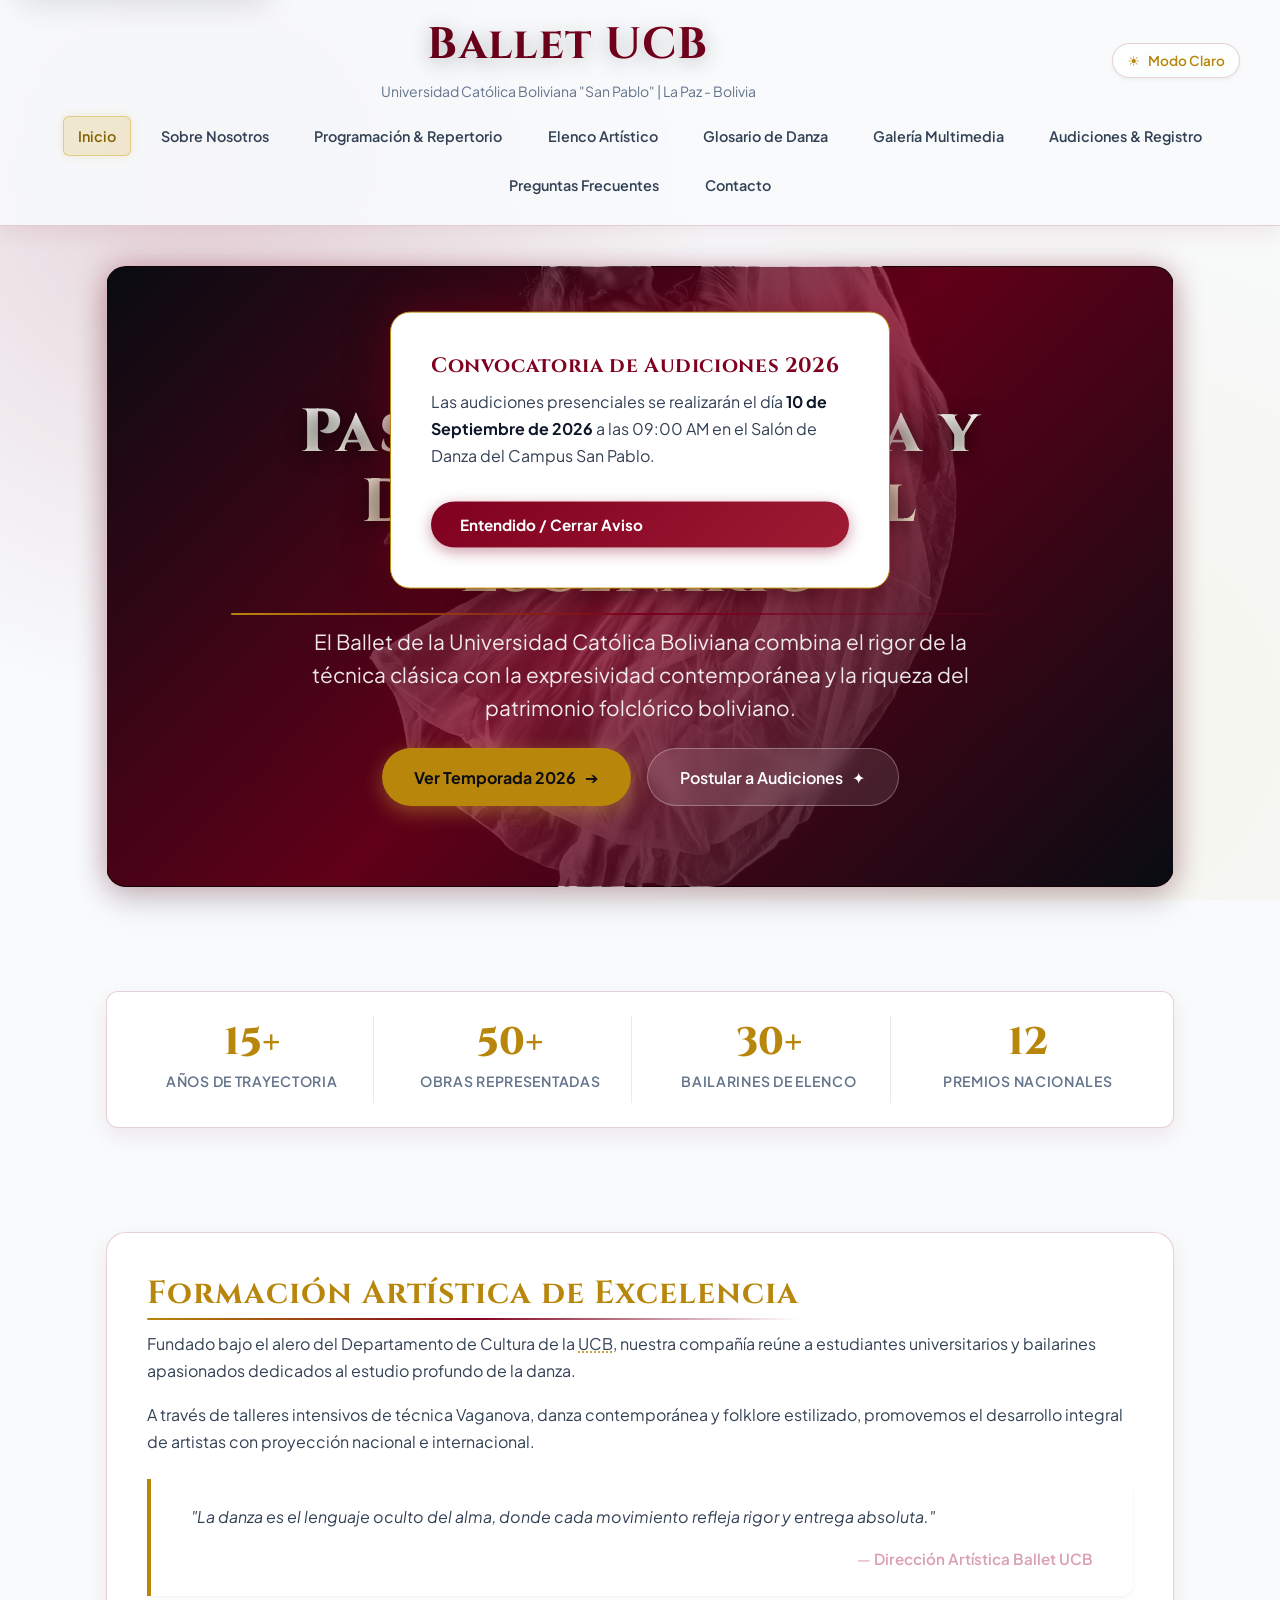
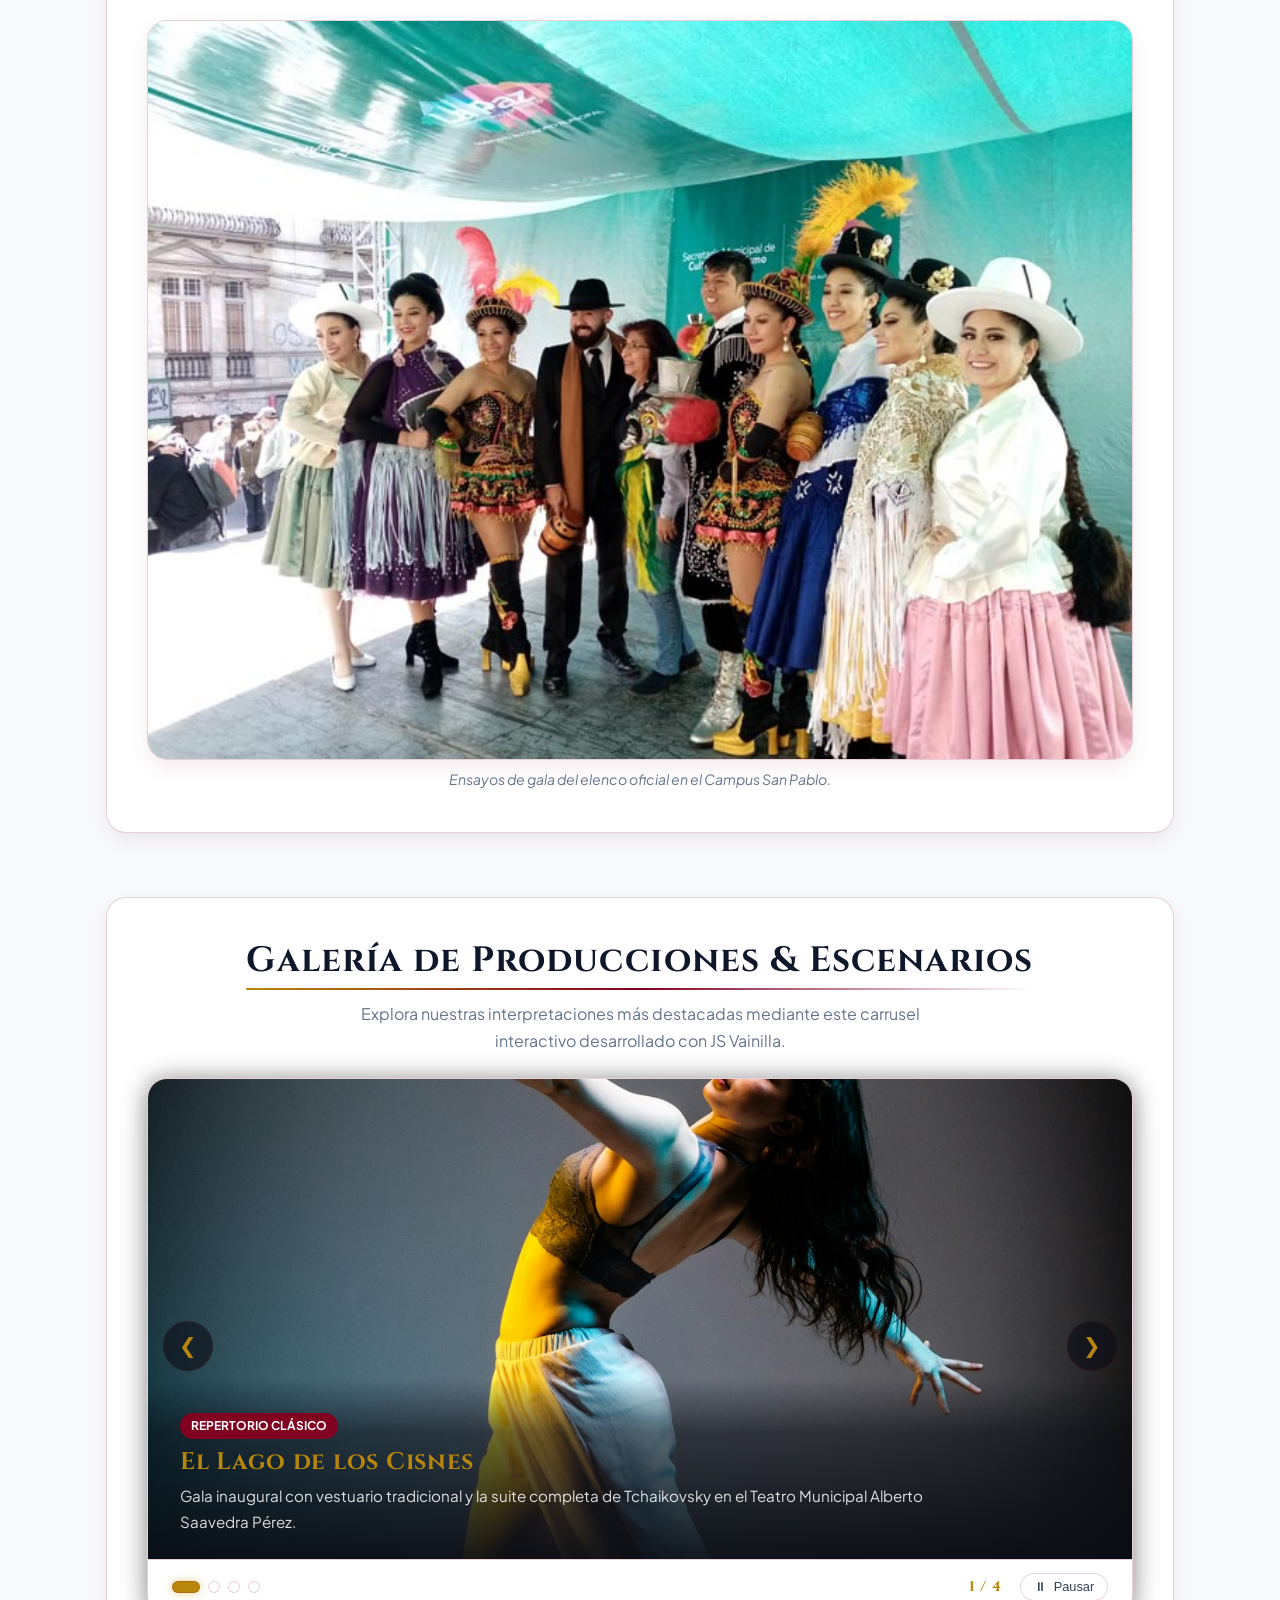
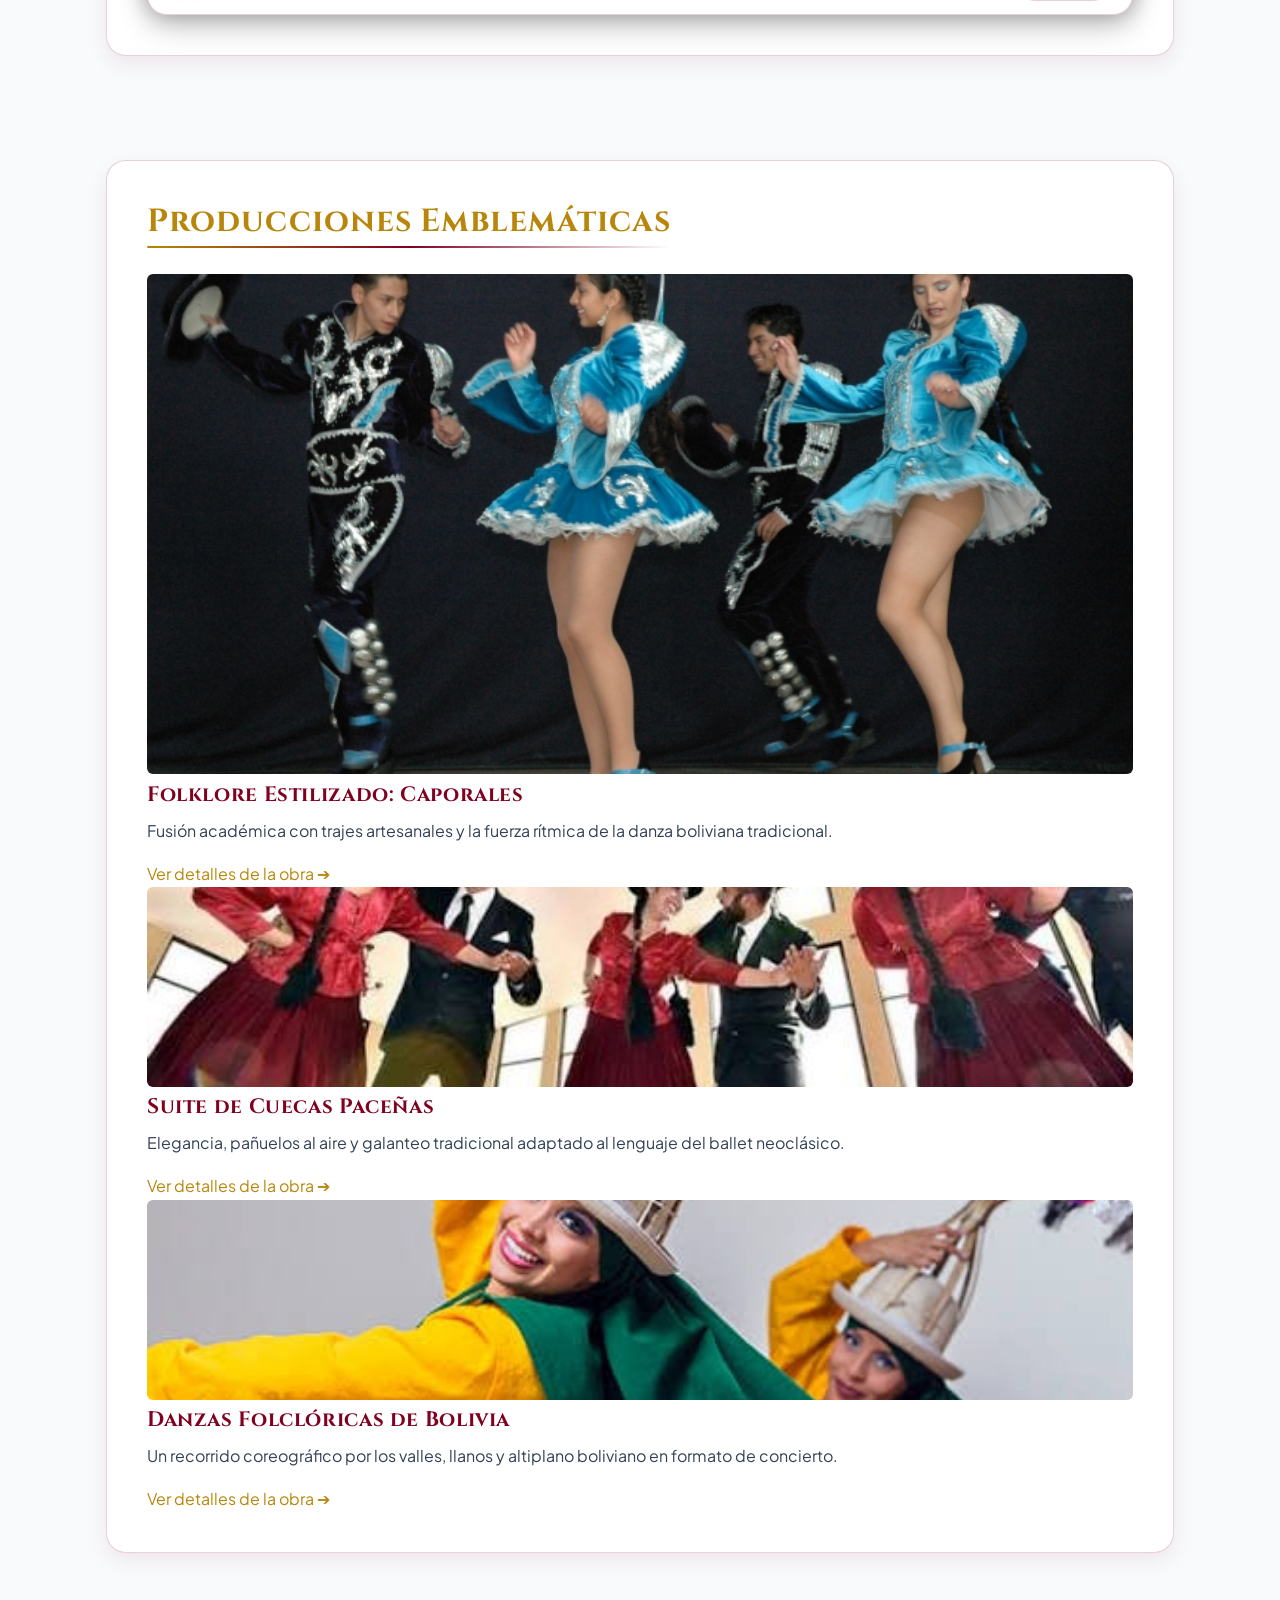
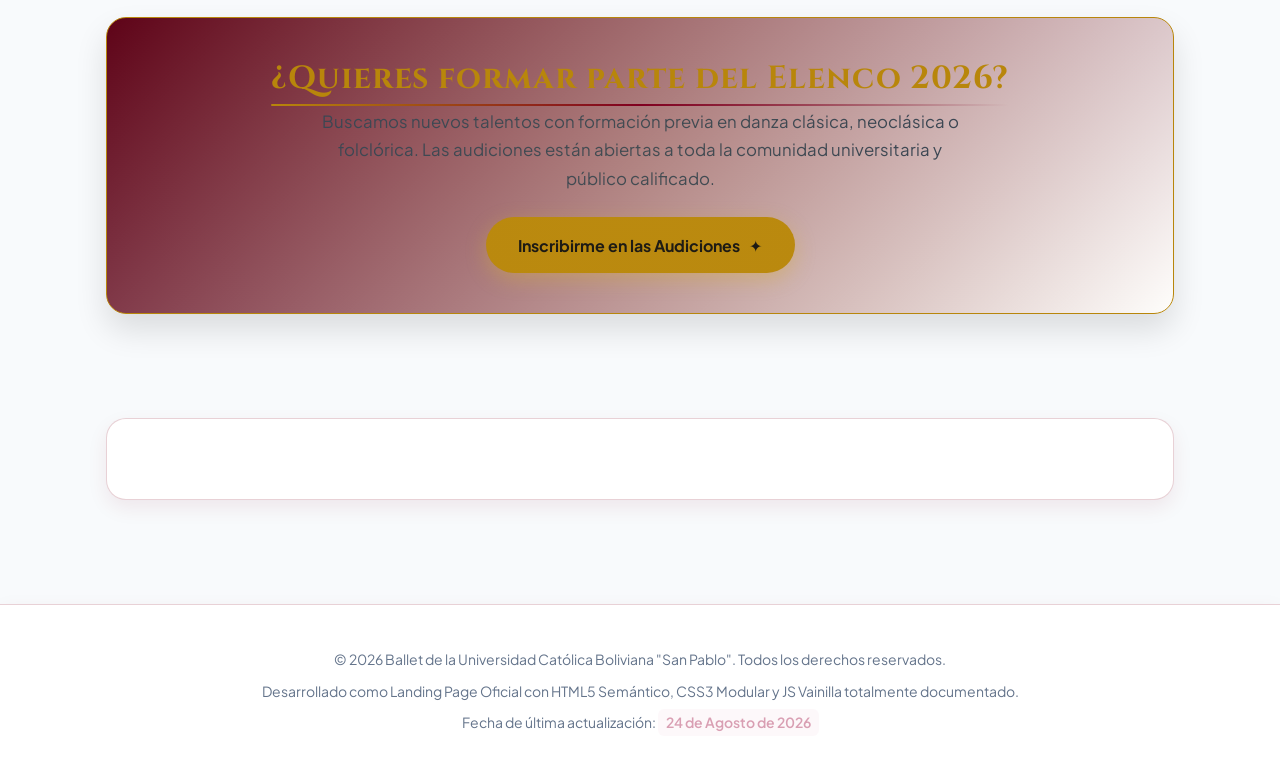
<file: index.html>
<!DOCTYPE html>
<html lang="es">

<head>
    <meta charset="UTF-8">
    <meta name="viewport" content="width=device-width, initial-scale=1.0">
    <meta name="description"
        content="Portal Web Oficial del Ballet de la Universidad Católica Boliviana (Ballet UCB). Gala de Danza Clásica, Neoclásica y Folclore Estilizado en La Paz - Bolivia.">
    <meta name="keywords"
        content="Ballet UCB, Universidad Católica Boliviana, Danza Clásica, Ballet Bolivia, La Paz, Elenco de Danza, Convocatoria Audiciones 2026">
    <meta name="author" content="Universidad Católica Boliviana 'San Pablo' - Departamento de Cultura">
    <title>Ballet UCB | Compañía Oficial de Danza Universitaria</title>

    <!-- FUENTES GOOGLE FONTS (CINZEL & PLUS JAKARTA SANS) -->
    <link rel="preconnect" href="https://fonts.googleapis.com">
    <link rel="preconnect" href="https://fonts.gstatic.com" crossorigin>
    <link href="https://fonts.googleapis.com/css2?family=Cinzel:wght@400;600;700;800&family=Plus+Jakarta+Sans:ital,wght@0,400;0,500;0,600;0,700;1,400&display=swap" rel="stylesheet">

    <!-- HOJA DE ESTILOS CSS3 & SCRIPTS DE INTERACTIVIDAD DOCUMENTADOS -->
    <link rel="stylesheet" href="css/styles.css">
    <!-- Módulo de carrusel JS totalmente documentado -->
    <script src="js/carousel.js" defer></script>
    <!-- Script principal frontend -->
    <script src="js/main.js" defer></script>
</head>

<body>

    <!-- ENLACE DE SALTO DIRECTO PARA NAVEGACIÓN POR TECLADO / LECTORES DE PANTALLA -->
    <a href="#main-content" class="skip-link">Saltar al contenido principal</a>

    <!-- CABECERA PRINCIPAL Y NAVEGACIÓN NATIVAS -->
    <header role="banner" class="animate-header">
        <div class="header-top">
            <div class="header-titles">
                <h1>Ballet UCB</h1>
                <p><small>Universidad Católica Boliviana "San Pablo" | La Paz - Bolivia</small></p>
            </div>
            <button id="theme-toggle" class="theme-toggle-btn" type="button" aria-label="Cambiar tema de color">
                <span id="theme-icon">🌙</span> <span id="theme-text">Modo Oscuro</span>
            </button>
        </div>

        <nav aria-label="Navegación principal del sitio">
            <ul>
                <li><a href="index.html" class="active" aria-current="page">Inicio</a></li>
                <li><a href="nosotros.html">Sobre Nosotros</a></li>
                <li><a href="repertorio.html">Programación & Repertorio</a></li>
                <li><a href="elenco.html">Elenco Artístico</a></li>
                <li><a href="glosario.html">Glosario de Danza</a></li>
                <li><a href="multimedia.html">Galería Multimedia</a></li>
                <li><a href="audiciones.html">Audiciones & Registro</a></li>
                <li><a href="faq.html">Preguntas Frecuentes</a></li>
                <li><a href="contacto.html">Contacto</a></li>
            </ul>
        </nav>
    </header>

    <!-- CONTENIDO PRINCIPAL DE LA LANDING PAGE -->
    <main id="main-content" role="main">

        <!-- SECCIÓN 1: HERO BANNER PRINCIPAL DE IMPACTO -->
        <section class="hero-banner" aria-label="Bienvenida e Identidad Ballet UCB">
            <div class="hero-overlay"></div>
            <div class="hero-content">
                <span class="hero-badge">✦ Temporada de Gala 2026 ✦</span>
                <h2 class="hero-title">Pasión, Elegancia y Disciplina en el Escenario</h2>
                <p class="hero-subtitle">
                    El Ballet de la Universidad Católica Boliviana combina el rigor de la técnica clásica
                    con la expresividad contemporánea y la riqueza del patrimonio folclórico boliviano.
                </p>
                <div class="hero-actions">
                    <a href="repertorio.html" class="btn-hero-primary">
                        <span>Ver Temporada 2026</span> ➔
                    </a>
                    <a href="audiciones.html" class="btn-hero-secondary">
                        <span>Postular a Audiciones</span> ✦
                    </a>
                </div>
            </div>
        </section>

        <!-- SECCIÓN 2: BANNER DE ESTADÍSTICAS E IMPACTO -->
        <section class="stats-banner" aria-label="Estadísticas de la Compañía">
            <div class="stat-item">
                <span class="stat-number">15+</span>
                <span class="stat-label">Años de Trayectoria</span>
            </div>
            <div class="stat-item">
                <span class="stat-number">50+</span>
                <span class="stat-label">Obras Representadas</span>
            </div>
            <div class="stat-item">
                <span class="stat-number">30+</span>
                <span class="stat-label">Bailarines de Elenco</span>
            </div>
            <div class="stat-item">
                <span class="stat-number">12</span>
                <span class="stat-label">Premios Nacionales</span>
            </div>
        </section>

        <!-- SECCIÓN 3: RESUMEN INSTITUCIONAL CON IMAGEN -->
        <section id="sobre-nosotros" class="grid-section" aria-labelledby="sobre-heading">
            <div class="grid-layout grid-2-cols" style="align-items: center; gap: 2rem;">
                <article>
                    <h2 id="sobre-heading">Formación Artística de Excelencia</h2>
                    <p>
                        Fundado bajo el alero del Departamento de Cultura de la <abbr title="Universidad Católica Boliviana 'San Pablo'">UCB</abbr>,
                        nuestra compañía reúne a estudiantes universitarios y bailarines apasionados dedicados al estudio
                        profundo de la danza.
                    </p>
                    <p>
                        A través de talleres intensivos de técnica Vaganova, danza contemporánea y folklore estilizado,
                        promovemos el desarrollo integral de artistas con proyección nacional e internacional.
                    </p>
                    <blockquote style="margin-top: 1.5rem;">
                        <p>"La danza es el lenguaje oculto del alma, donde cada movimiento refleja rigor y entrega absoluta."</p>
                        <footer>— <cite>Dirección Artística Ballet UCB</cite></footer>
                    </blockquote>
                </article>

                <figure style="margin: 0;">
                    <img src="assets/images/elenco-ucb.jpg" alt="Integrantes del Ballet UCB en ensayo de gala" 
                         style="width: 100%; border-radius: var(--radius-lg); border: 1px solid var(--border-color); box-shadow: var(--shadow-md);">
                    <figcaption>Ensayos de gala del elenco oficial en el Campus San Pablo.</figcaption>
                </figure>
            </div>
        </section>

        <!-- SECCIÓN 4: CARRUSEL DE IMÁGENES INTERACTIVO (JS DOCUMENTADO) -->
        <section id="galeria-carrusel" class="carousel-section" aria-labelledby="carrusel-heading">
            <div class="carousel-section-header">
                <h2 id="carrusel-heading">Galería de Producciones & Escenarios</h2>
                <p>Explora nuestras interpretaciones más destacadas mediante este carrusel interactivo desarrollado con JS Vainilla.</p>
            </div>

            <!-- CONTENEDOR DEL CARRUSEL DE IMÁGENES -->
            <div id="ballet-carousel" class="carousel-container" aria-label="Carrusel de fotos del Ballet UCB" role="region">
                
                <!-- Pista deslizante (Track) que contiene las imágenes -->
                <div class="carousel-track-wrapper">
                    <div class="carousel-track">
                        
                        <!-- Slide 1 -->
                        <div class="carousel-slide active" aria-hidden="false">
                            <div class="carousel-image-box">
                                <img src="assets/images/carrusel-1.jpg" alt="Presentación de ballet clásico en el Teatro Municipal">
                                <div class="carousel-caption">
                                    <span class="carousel-tag">Repertorio Clásico</span>
                                    <h3>El Lago de los Cisnes</h3>
                                    <p>Gala inaugural con vestuario tradicional y la suite completa de Tchaikovsky en el Teatro Municipal Alberto Saavedra Pérez.</p>
                                </div>
                            </div>
                        </div>

                        <!-- Slide 2 -->
                        <div class="carousel-slide" aria-hidden="true">
                            <div class="carousel-image-box">
                                <img src="assets/images/carrusel-2.jpg" alt="Danza contemporánea y expresión técnica">
                                <div class="carousel-caption">
                                    <span class="carousel-tag">Danza Contemporánea</span>
                                    <h3>Ecos del Silencio</h3>
                                    <p>Obra neoclásica que explora la solitud y la resiliencia a través de dinámicas de movimiento fluido y luz cenital.</p>
                                </div>
                            </div>
                        </div>

                        <!-- Slide 3 -->
                        <div class="carousel-slide" aria-hidden="true">
                            <div class="carousel-image-box">
                                <img src="assets/images/carrusel-3.jpg" alt="Detalle de zapatillas de punta y preparación técnica">
                                <div class="carousel-caption">
                                    <span class="carousel-tag">Técnica & Disciplina</span>
                                    <h3>El Rigor de la Punta</h3>
                                    <p>Horas de ensayo y trabajo de barra detrás de cada salto y pirueta en el escenario principal.</p>
                                </div>
                            </div>
                        </div>

                        <!-- Slide 4 -->
                        <div class="carousel-slide" aria-hidden="true">
                            <div class="carousel-image-box">
                                <img src="assets/images/carrusel-4.jpg" alt="Iluminación escénica en solo de danza">
                                <div class="carousel-caption">
                                    <span class="carousel-tag">Escenografía & Luz</span>
                                    <h3>Soles de Primavera</h3>
                                    <p>Montaje lumínico de alta intensidad con acompañamiento de la Orquesta Sinfónica Universitaria.</p>
                                </div>
                            </div>
                        </div>

                    </div>
                </div>

                <!-- Botones de Navegación Manual (Anterior / Siguiente) -->
                <button class="carousel-btn-prev" type="button" aria-label="Diapositiva Anterior">❮</button>
                <button class="carousel-btn-next" type="button" aria-label="Diapositiva Siguiente">❯</button>

                <!-- Barra Inferior de Controles (Dots, Contador, Play/Pausa) -->
                <div class="carousel-controls-bar">
                    <!-- Puntos indicadores (Generados o sincronizados por JS) -->
                    <div class="carousel-dots" role="tablist" aria-label="Seleccionar diapositiva"></div>

                    <!-- Grupo de información y estado de reproducción -->
                    <div class="carousel-info-group">
                        <span class="carousel-counter">1 / 4</span>
                        <button class="carousel-play-pause" type="button" aria-label="Pausar reproducción automática">
                            <span class="play-pause-icon">⏸</span>
                            <span class="play-pause-text">Pausar</span>
                        </button>
                    </div>
                </div>

            </div>
        </section>

        <!-- SECCIÓN 5: REPERTORIO DESTACADO EN TARJETAS -->
        <section id="repertorio-destacado" aria-labelledby="repertorio-heading">
            <h2 id="repertorio-heading" style="text-align: center; margin-bottom: 2rem;">Producciones Emblemáticas</h2>
            
            <div class="grid-layout grid-3-cols">
                <article class="card">
                    <img src="assets/images/caporales.jpg" alt="Danza de Caporales Estilizados Ballet UCB" style="width: 100%; height: 500px; object-fit: cover; border-radius: var(--radius-sm);">
                    <h3>Folklore Estilizado: Caporales</h3>
                    <p>Fusión académica con trajes artesanales y la fuerza rítmica de la danza boliviana tradicional.</p>
                    <a href="repertorio.html" class="btn-link">Ver detalles de la obra ➔</a>
                </article>

                <article class="card">
                    <img src="assets/images/cueca.jpg" alt="Cueca Paceña estilizada por el ballet" style="width: 100%; height: 200px; object-fit: cover; border-radius: var(--radius-sm);">
                    <h3>Suite de Cuecas Paceñas</h3>
                    <p>Elegancia, pañuelos al aire y galanteo tradicional adaptado al lenguaje del ballet neoclásico.</p>
                    <a href="repertorio.html" class="btn-link">Ver detalles de la obra ➔</a>
                </article>

                <article class="card">
                    <img src="assets/images/danzas.jpg" alt="Interpretación de danzas bolivianas" style="width: 100%; height: 200px; object-fit: cover; border-radius: var(--radius-sm);">
                    <h3>Danzas Folclóricas de Bolivia</h3>
                    <p>Un recorrido coreográfico por los valles, llanos y altiplano boliviano en formato de concierto.</p>
                    <a href="repertorio.html" class="btn-link">Ver detalles de la obra ➔</a>
                </article>
            </div>
        </section>

        <!-- SECCIÓN 6: BANNER CTA CONVOCATORIA 2026 -->
        <section class="cta-banner" aria-labelledby="cta-heading">
            <div class="cta-content">
                <h2 id="cta-heading">¿Quieres formar parte del Elenco 2026?</h2>
                <p>
                    Buscamos nuevos talentos con formación previa en danza clásica, neoclásica o folclórica.
                    Las audiciones están abiertas a toda la comunidad universitaria y público calificado.
                </p>
                <a href="audiciones.html" class="btn-hero-primary">
                    <span>Inscribirme en las Audiciones</span> ✦
                </a>
            </div>
        </section>

        <!-- SECCIÓN 7: AVISO MODAL NATIVO (<dialog>) -->
        <section id="interactivo-nativo" aria-labelledby="interactivo-heading">
            <dialog open role="dialog" aria-modal="true" aria-label="Convocatoria de Audiciones Abiertas 2026"
                aria-labelledby="dialog-title" aria-describedby="dialog-desc">
                <h3 id="dialog-title">Convocatoria de Audiciones 2026</h3>
                <p id="dialog-desc">Las audiciones presenciales se realizarán el día <strong>10 de Septiembre de
                        2026</strong> a las 09:00 AM en el Salón de Danza del Campus San Pablo.</p>
                <form method="dialog">
                    <button type="submit" aria-label="Cerrar aviso importante">Entendido / Cerrar Aviso</button>
                </form>
            </dialog>
        </section>

    </main>

    <!-- PIE DE PÁGINA NATIVO Y COMPLETO -->
    <footer role="contentinfo">
        <p><small>&copy; 2026 Ballet de la Universidad Católica Boliviana "San Pablo". Todos los derechos reservados.</small></p>
        <p><small>Desarrollado como Landing Page Oficial con HTML5 Semántico, CSS3 Modular y JS Vainilla totalmente documentado.</small></p>
        <p><small>Fecha de última actualización: <time datetime="2026-08-24">24 de Agosto de 2026</time></small></p>
    </footer>

</body>

</html>
</file>
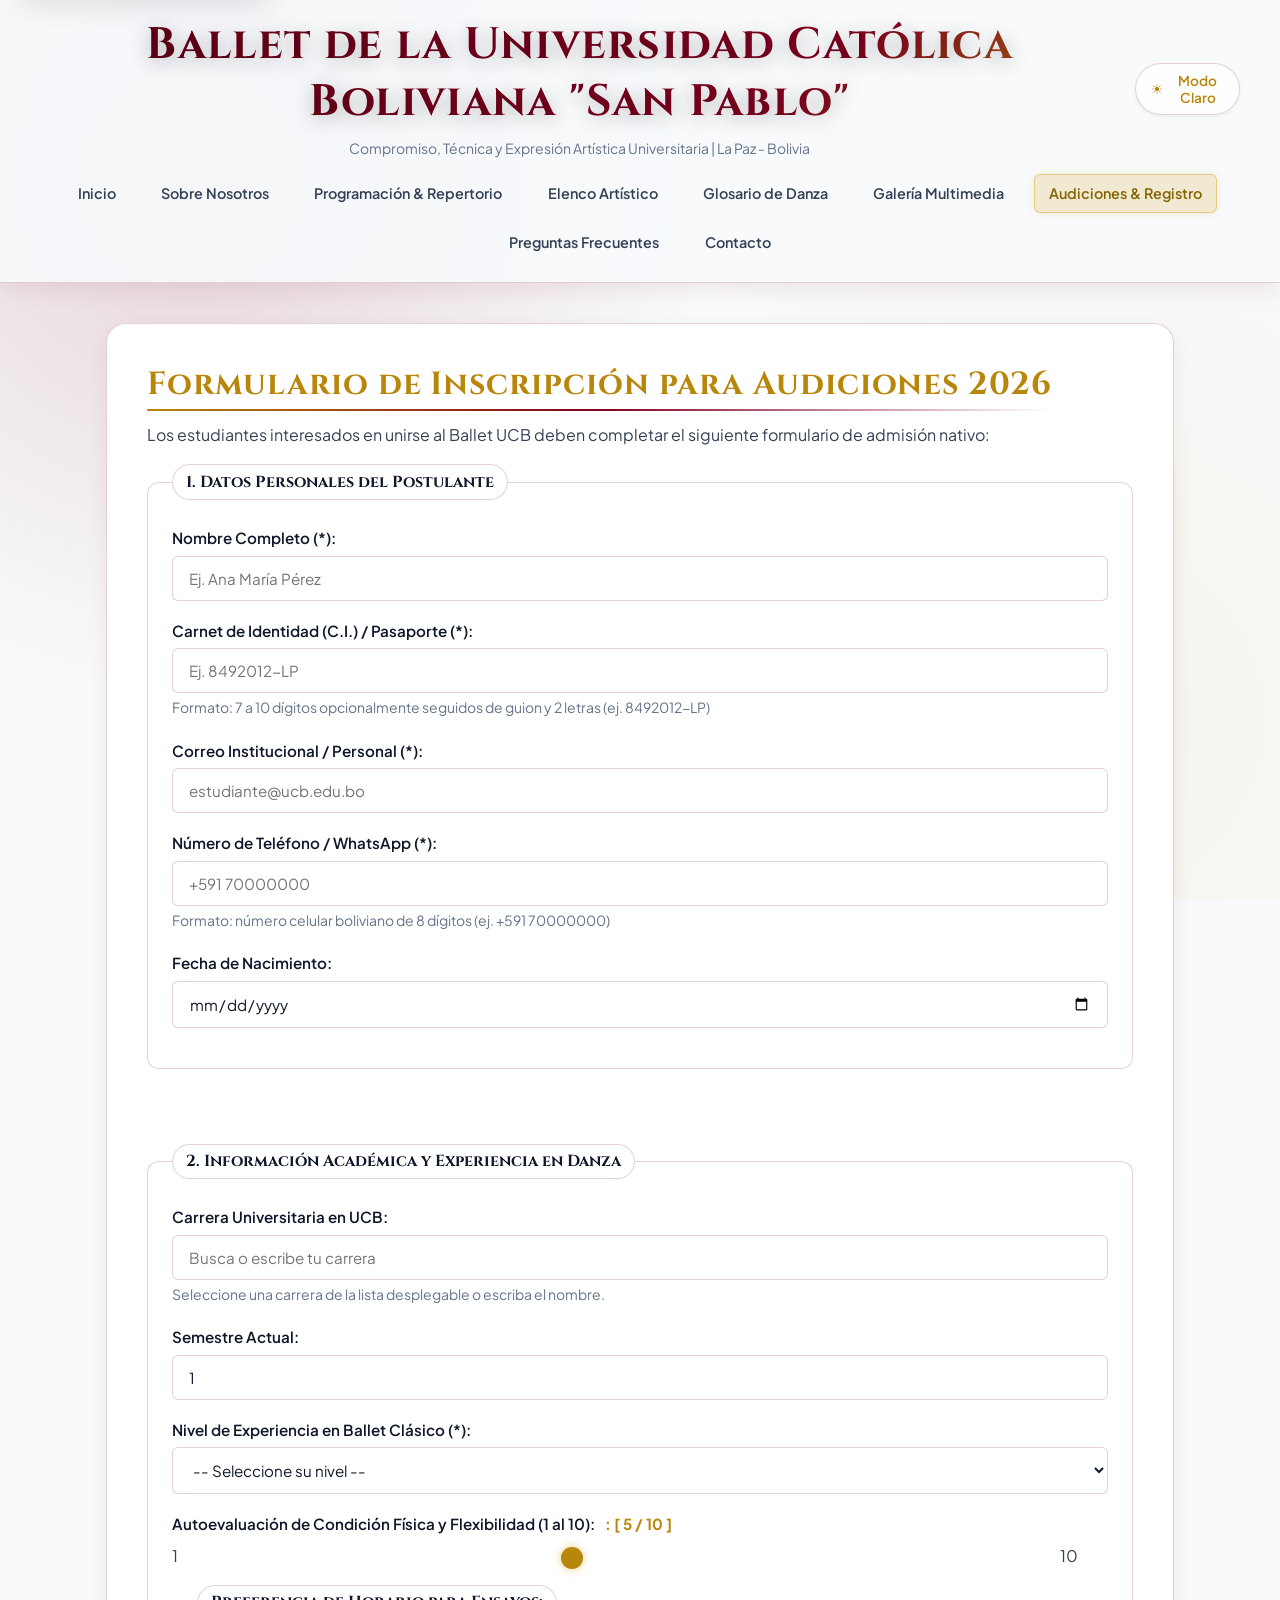
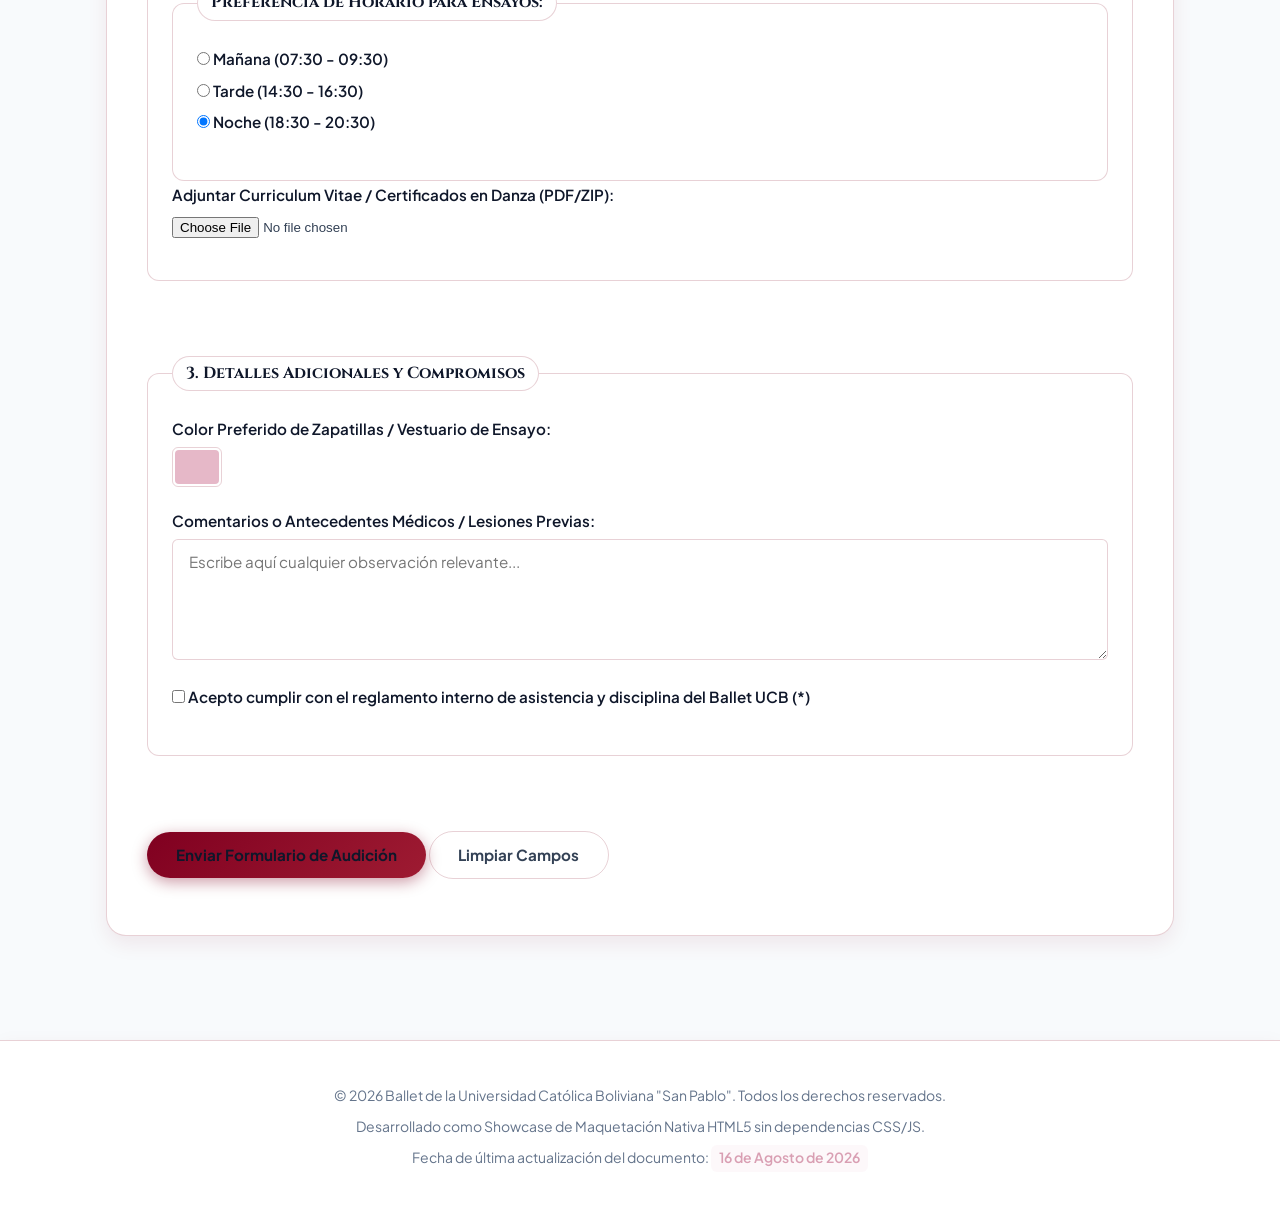
<file: audiciones.html>
<!DOCTYPE html>
<html lang="es">

<head>
    <meta charset="UTF-8">
    <meta name="viewport" content="width=device-width, initial-scale=1.0">
    <meta name="description"
        content="Formulario de Inscripción para Audiciones 2026 del Ballet de la Universidad Católica Boliviana (Ballet UCB).">
    <meta name="keywords"
        content="Ballet, UCB, Audiciones 2026, Formulario, Inscripción, Registro, Admisión, Danza">
    <meta name="author" content="Universidad Católica Boliviana 'San Pablo' - Departamento de Cultura">
    <title>Audiciones & Registro - Ballet UCB</title>

    <!-- FUENTES GOOGLE FONTS (CINZEL & PLUS JAKARTA SANS) -->
    <link rel="preconnect" href="https://fonts.googleapis.com">
    <link rel="preconnect" href="https://fonts.gstatic.com" crossorigin>
    <link href="https://fonts.googleapis.com/css2?family=Cinzel:wght@400;600;700;800&family=Plus+Jakarta+Sans:ital,wght@0,400;0,500;0,600;0,700;1,400&display=swap" rel="stylesheet">

    <!-- HOJA DE ESTILOS CSS3 & SCRIPT DE INTERACTIVIDAD -->
    <link rel="stylesheet" href="css/styles.css">
    <script src="js/main.js" defer></script>
</head>

<body>

    <!-- ENLACE DE SALTO DIRECTO PARA NAVEGACIÓN POR TECLADO / LECTORES DE PANTALLA -->
    <a href="#main-content" class="skip-link">Saltar al contenido principal</a>

    <!-- CABECERA PRINCIPAL Y NAVEGACIÓN NATIVAS -->
    <header role="banner" class="animate-header">
        <div class="header-top">
            <div class="header-titles">
                <h1>Ballet de la Universidad Católica Boliviana "San Pablo"</h1>
                <p><small>Compromiso, Técnica y Expresión Artística Universitaria | La Paz - Bolivia</small></p>
            </div>
            <button id="theme-toggle" class="theme-toggle-btn" type="button" aria-label="Cambiar tema de color">
                <span id="theme-icon">🌙</span> <span id="theme-text">Modo Oscuro</span>
            </button>
        </div>

        <nav aria-label="Navegación principal del sitio">
            <ul>
                <li><a href="index.html">Inicio</a></li>
                <li><a href="nosotros.html">Sobre Nosotros</a></li>
                <li><a href="repertorio.html">Programación & Repertorio</a></li>
                <li><a href="elenco.html">Elenco Artístico</a></li>
                <li><a href="glosario.html">Glosario de Danza</a></li>
                <li><a href="multimedia.html">Galería Multimedia</a></li>
                <li><a href="audiciones.html" class="active" aria-current="page">Audiciones & Registro</a></li>
                <li><a href="faq.html">Preguntas Frecuentes</a></li>
                <li><a href="contacto.html">Contacto</a></li>
            </ul>
        </nav>
    </header>

    <!-- CONTENIDO PRINCIPAL -->
    <main id="main-content" role="main">

        <!-- SECCIÓN 7: FORMULARIO COMPLETO DE AUDICIONES E INSCRIPCIONES (INPUTS HTML5) -->
        <section id="audiciones" aria-labelledby="audiciones-heading">
            <h2 id="audiciones-heading">Formulario de Inscripción para Audiciones 2026</h2>
            <p>Los estudiantes interesados en unirse al Ballet UCB deben completar el siguiente formulario de admisión
                nativo:</p>

            <form action="#" method="post" enctype="multipart/form-data">

                <!-- BLOQUE 1: DATOS PERSONALES -->
                <fieldset>
                    <legend><strong>1. Datos Personales del Postulante</strong></legend>

                    <p>
                        <label for="nombre">Nombre Completo (*):</label><br>
                        <input type="text" id="nombre" name="nombre" required aria-required="true"
                            placeholder="Ej. Ana María Pérez" minlength="3" maxlength="60">
                    </p>

                    <p>
                        <label for="ci">Carnet de Identidad (C.I.) / Pasaporte (*):</label><br>
                        <input type="text" id="ci" name="ci" required aria-required="true" aria-describedby="ci-help"
                            pattern="[0-9]{7,10}-[A-Z]{2}|[0-9]{7,10}" placeholder="Ej. 8492012-LP"><br>
                        <small id="ci-help">Formato: 7 a 10 dígitos opcionalmente seguidos de guion y 2 letras (ej.
                            8492012-LP)</small>
                    </p>

                    <p>
                        <label for="email">Correo Institucional / Personal (*):</label><br>
                        <input type="email" id="email" name="email" required aria-required="true"
                            placeholder="estudiante@ucb.edu.bo">
                    </p>

                    <p>
                        <label for="telefono">Número de Teléfono / WhatsApp (*):</label><br>
                        <input type="tel" id="telefono" name="telefono" required aria-required="true"
                            aria-describedby="telefono-help" placeholder="+591 70000000"
                            pattern="(\+591|591)?[67][0-9]{7}"><br>
                        <small id="telefono-help">Formato: número celular boliviano de 8 dígitos (ej. +591
                            70000000)</small>
                    </p>

                    <p>
                        <label for="nacimiento" id="nacimiento-label">Fecha de Nacimiento:</label><br>
                        <input type="date" id="nacimiento" name="nacimiento" min="1995-01-01" max="2010-12-31"
                            aria-label="Fecha de Nacimiento" aria-labelledby="nacimiento-label">
                    </p>
                </fieldset>

                <br>

                <!-- BLOQUE 2: INFORMACIÓN ACADÉMICA Y TÉCNICA -->
                <fieldset>
                    <legend><strong>2. Información Académica y Experiencia en Danza</strong></legend>

                    <p>
                        <label for="carrera">Carrera Universitaria en UCB:</label><br>
                        <input type="text" id="carrera" name="carrera" list="carreras-list"
                            aria-describedby="carrera-help" placeholder="Busca o escribe tu carrera"><br>
                        <small id="carrera-help">Seleccione una carrera de la lista desplegable o escriba el
                            nombre.</small>
                        <datalist id="carreras-list">
                            <option value="Administración de Empresas">
                            <option value="Arquitectura">
                            <option value="Comunicación Social">
                            <option value="Derecho">
                            <option value="Diseño Gráfico">
                            <option value="Ingeniería Civil">
                            <option value="Ingeniería Industrial">
                            <option value="Ingeniería de Sistemas">
                            <option value="Medicina">
                            <option value="Psicología">
                        </datalist>
                    </p>

                    <p>
                        <label for="semestre">Semestre Actual:</label><br>
                        <input type="number" id="semestre" name="semestre" min="1" max="10" value="1">
                    </p>

                    <p>
                        <label for="nivel">Nivel de Experiencia en Ballet Clásico (*):</label><br>
                        <select id="nivel" name="nivel" required aria-required="true">
                            <option value="" disabled selected>-- Seleccione su nivel --</option>
                            <optgroup label="Sin Experiencia Previa">
                                <option value="principiante-cero">Principiante (Sin conocimientos previos)</option>
                            </optgroup>
                            <optgroup label="Con Experiencia Previa">
                                <option value="elemental">Elemental (1 a 2 años de formación)</option>
                                <option value="intermedio">Intermedio (3 a 5 años de formación)</option>
                                <option value="avanzado">Avanzado / Profesional (Más de 5 años)</option>
                            </optgroup>
                        </select>
                    </p>

                    <p>
                        <label for="flexibilidad" id="flexibilidad-label">Autoevaluación de Condición Física y
                            Flexibilidad (1 al 10):</label><br>
                        1 <input type="range" id="flexibilidad" name="flexibilidad" min="1" max="10" value="5"
                            aria-labelledby="flexibilidad-label"
                            aria-label="Autoevaluación de Condición Física y Flexibilidad" aria-valuemin="1"
                            aria-valuemax="10" aria-valuenow="5" aria-valuetext="5 de 10"> 10
                    </p>

                    <fieldset>
                        <legend><strong>Preferencia de Horario para Ensayos:</strong></legend>
                        <p>
                            <input type="radio" id="horario-manana" name="horario" value="manana">
                            <label for="horario-manana">Mañana (07:30 - 09:30)</label><br>

                            <input type="radio" id="horario-tarde" name="horario" value="tarde">
                            <label for="horario-tarde">Tarde (14:30 - 16:30)</label><br>

                            <input type="radio" id="horario-noche" name="horario" value="noche" checked>
                            <label for="horario-noche">Noche (18:30 - 20:30)</label>
                        </p>
                    </fieldset>

                    <p>
                        <label for="documentos">Adjuntar Curriculum Vitae / Certificados en Danza (PDF/ZIP):</label><br>
                        <input type="file" id="documentos" name="documentos" accept=".pdf,.zip,.png,.jpg">
                    </p>
                </fieldset>

                <br>

                <!-- BLOQUE 3: PREFERENCIAS Y CONFIRMACIÓN -->
                <fieldset>
                    <legend><strong>3. Detalles Adicionales y Compromisos</strong></legend>

                    <p>
                        <label for="color-maillot">Color Preferido de Zapatillas / Vestuario de Ensayo:</label><br>
                        <input type="color" id="color-maillot" name="color_maillot" value="#e6b8c8"
                            aria-label="Color Preferido de Zapatillas o Vestuario de Ensayo">
                    </p>

                    <p>
                        <label for="comentarios">Comentarios o Antecedentes Médicos / Lesiones Previas:</label><br>
                        <textarea id="comentarios" name="comentarios" rows="5" cols="50"
                            placeholder="Escribe aquí cualquier observación relevante..."></textarea>
                    </p>

                    <p>
                        <input type="checkbox" id="reglamento" name="reglamento" required aria-required="true">
                        <label for="reglamento">Acepto cumplir con el reglamento interno de asistencia y disciplina del
                            Ballet UCB (*)</label>
                    </p>
                </fieldset>

                <br>

                <!-- BOTONES DE ACCIÓN -->
                <p>
                    <button type="submit"><strong>Enviar Formulario de Audición</strong></button>
                    <button type="reset">Limpiar Campos</button>
                </p>
            </form>
        </section>

    </main>

    <!-- PIE DE PÁGINA NATIVO -->
    <footer role="contentinfo">
        <p><small>&copy; 2026 Ballet de la Universidad Católica Boliviana "San Pablo". Todos los derechos
                reservados.</small></p>
        <p><small>Desarrollado como Showcase de Maquetación Nativa HTML5 sin dependencias CSS/JS.</small></p>
        <p><small>Fecha de última actualización del documento: <time datetime="2026-08-16">16 de Agosto de
                    2026</time></small></p>
    </footer>

</body>

</html>
</file>
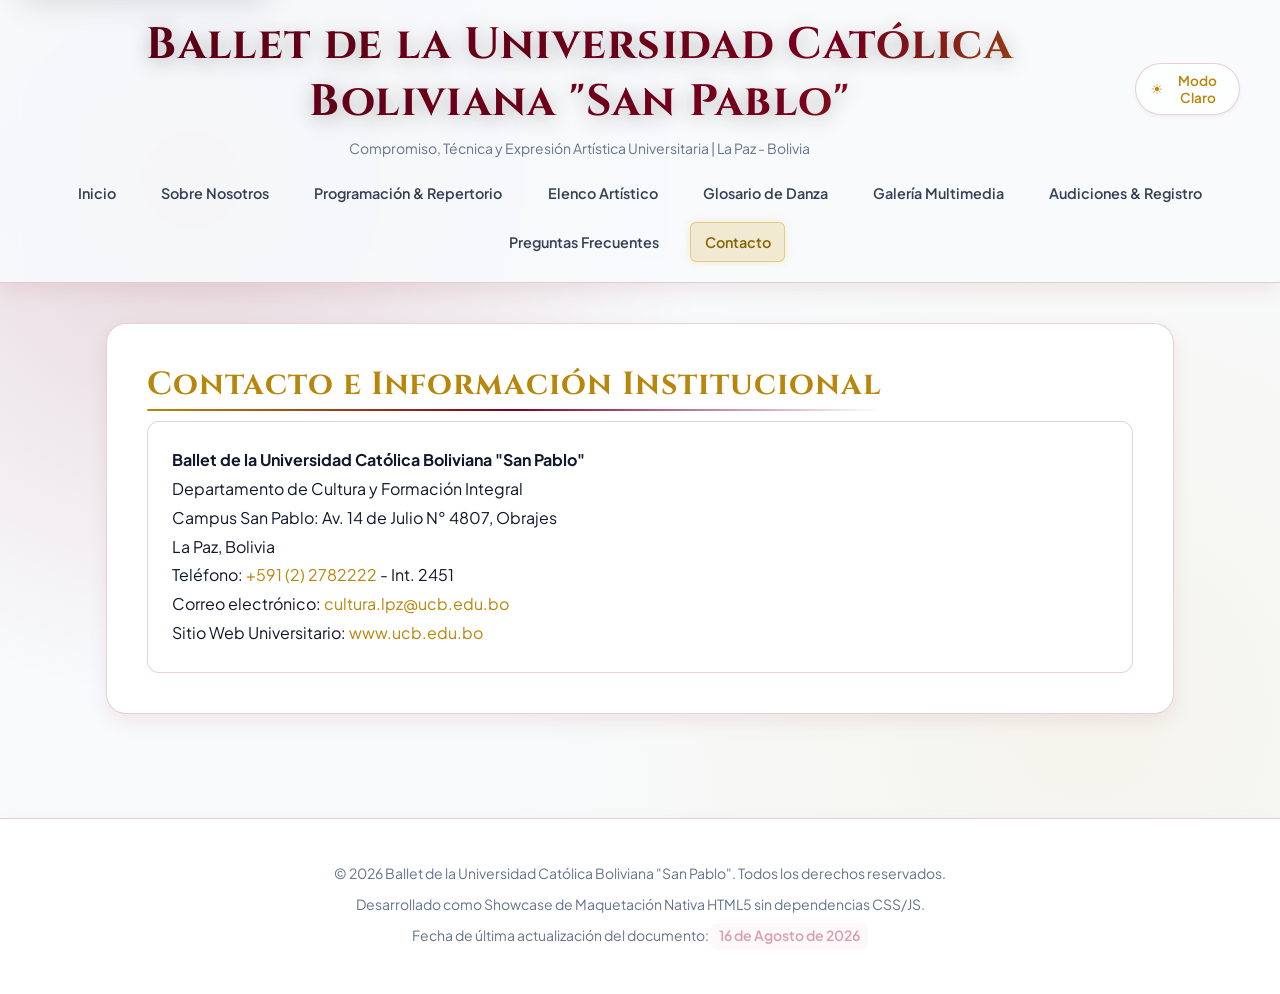
<file: contacto.html>
<!DOCTYPE html>
<html lang="es">

<head>
    <meta charset="UTF-8">
    <meta name="viewport" content="width=device-width, initial-scale=1.0">
    <meta name="description"
        content="Contacto e información institucional del Ballet de la Universidad Católica Boliviana (Ballet UCB). Ubicación, teléfonos y correos.">
    <meta name="keywords"
        content="Ballet, UCB, Contacto, Ubicación, Obrajes, La Paz, Bolivia, Teléfono, Email">
    <meta name="author" content="Universidad Católica Boliviana 'San Pablo' - Departamento de Cultura">
    <title>Contacto - Ballet UCB</title>

    <!-- FUENTES GOOGLE FONTS (CINZEL & PLUS JAKARTA SANS) -->
    <link rel="preconnect" href="https://fonts.googleapis.com">
    <link rel="preconnect" href="https://fonts.gstatic.com" crossorigin>
    <link href="https://fonts.googleapis.com/css2?family=Cinzel:wght@400;600;700;800&family=Plus+Jakarta+Sans:ital,wght@0,400;0,500;0,600;0,700;1,400&display=swap" rel="stylesheet">

    <!-- HOJA DE ESTILOS CSS3 & SCRIPT DE INTERACTIVIDAD -->
    <link rel="stylesheet" href="css/styles.css">
    <script src="js/main.js" defer></script>
</head>

<body>

    <!-- ENLACE DE SALTO DIRECTO PARA NAVEGACIÓN POR TECLADO / LECTORES DE PANTALLA -->
    <a href="#main-content" class="skip-link">Saltar al contenido principal</a>

    <!-- CABECERA PRINCIPAL Y NAVEGACIÓN NATIVAS -->
    <header role="banner" class="animate-header">
        <div class="header-top">
            <div class="header-titles">
                <h1>Ballet de la Universidad Católica Boliviana "San Pablo"</h1>
                <p><small>Compromiso, Técnica y Expresión Artística Universitaria | La Paz - Bolivia</small></p>
            </div>
            <button id="theme-toggle" class="theme-toggle-btn" type="button" aria-label="Cambiar tema de color">
                <span id="theme-icon">🌙</span> <span id="theme-text">Modo Oscuro</span>
            </button>
        </div>

        <nav aria-label="Navegación principal del sitio">
            <ul>
                <li><a href="index.html">Inicio</a></li>
                <li><a href="nosotros.html">Sobre Nosotros</a></li>
                <li><a href="repertorio.html">Programación & Repertorio</a></li>
                <li><a href="elenco.html">Elenco Artístico</a></li>
                <li><a href="glosario.html">Glosario de Danza</a></li>
                <li><a href="multimedia.html">Galería Multimedia</a></li>
                <li><a href="audiciones.html">Audiciones & Registro</a></li>
                <li><a href="faq.html">Preguntas Frecuentes</a></li>
                <li><a href="contacto.html" class="active" aria-current="page">Contacto</a></li>
            </ul>
        </nav>
    </header>

    <!-- CONTENIDO PRINCIPAL -->
    <main id="main-content" role="main">

        <!-- SECCIÓN 10: INFORMACIÓN DE CONTACTO -->
        <section id="contacto" aria-labelledby="contacto-heading">
            <h2 id="contacto-heading">Contacto e Información Institucional</h2>

            <address>
                <strong>Ballet de la Universidad Católica Boliviana "San Pablo"</strong><br>
                Departamento de Cultura y Formación Integral<br>
                Campus San Pablo: Av. 14 de Julio N° 4807, Obrajes<br>
                La Paz, Bolivia<br>
                Teléfono: <a href="tel:+59122782222">+591 (2) 2782222</a> - Int. 2451<br>
                Correo electrónico: <a href="mailto:cultura.lpz@ucb.edu.bo">cultura.lpz@ucb.edu.bo</a><br>
                Sitio Web Universitario: <a href="https://www.ucb.edu.bo" target="_blank" rel="noopener noreferrer"
                    aria-label="Sitio Web Universitario UCB (se abre en una nueva pestaña)">www.ucb.edu.bo</a>
            </address>
        </section>

    </main>

    <!-- PIE DE PÁGINA NATIVO -->
    <footer role="contentinfo">
        <p><small>&copy; 2026 Ballet de la Universidad Católica Boliviana "San Pablo". Todos los derechos
                reservados.</small></p>
        <p><small>Desarrollado como Showcase de Maquetación Nativa HTML5 sin dependencias CSS/JS.</small></p>
        <p><small>Fecha de última actualización del documento: <time datetime="2026-08-16">16 de Agosto de
                    2026</time></small></p>
    </footer>

</body>

</html>
</file>
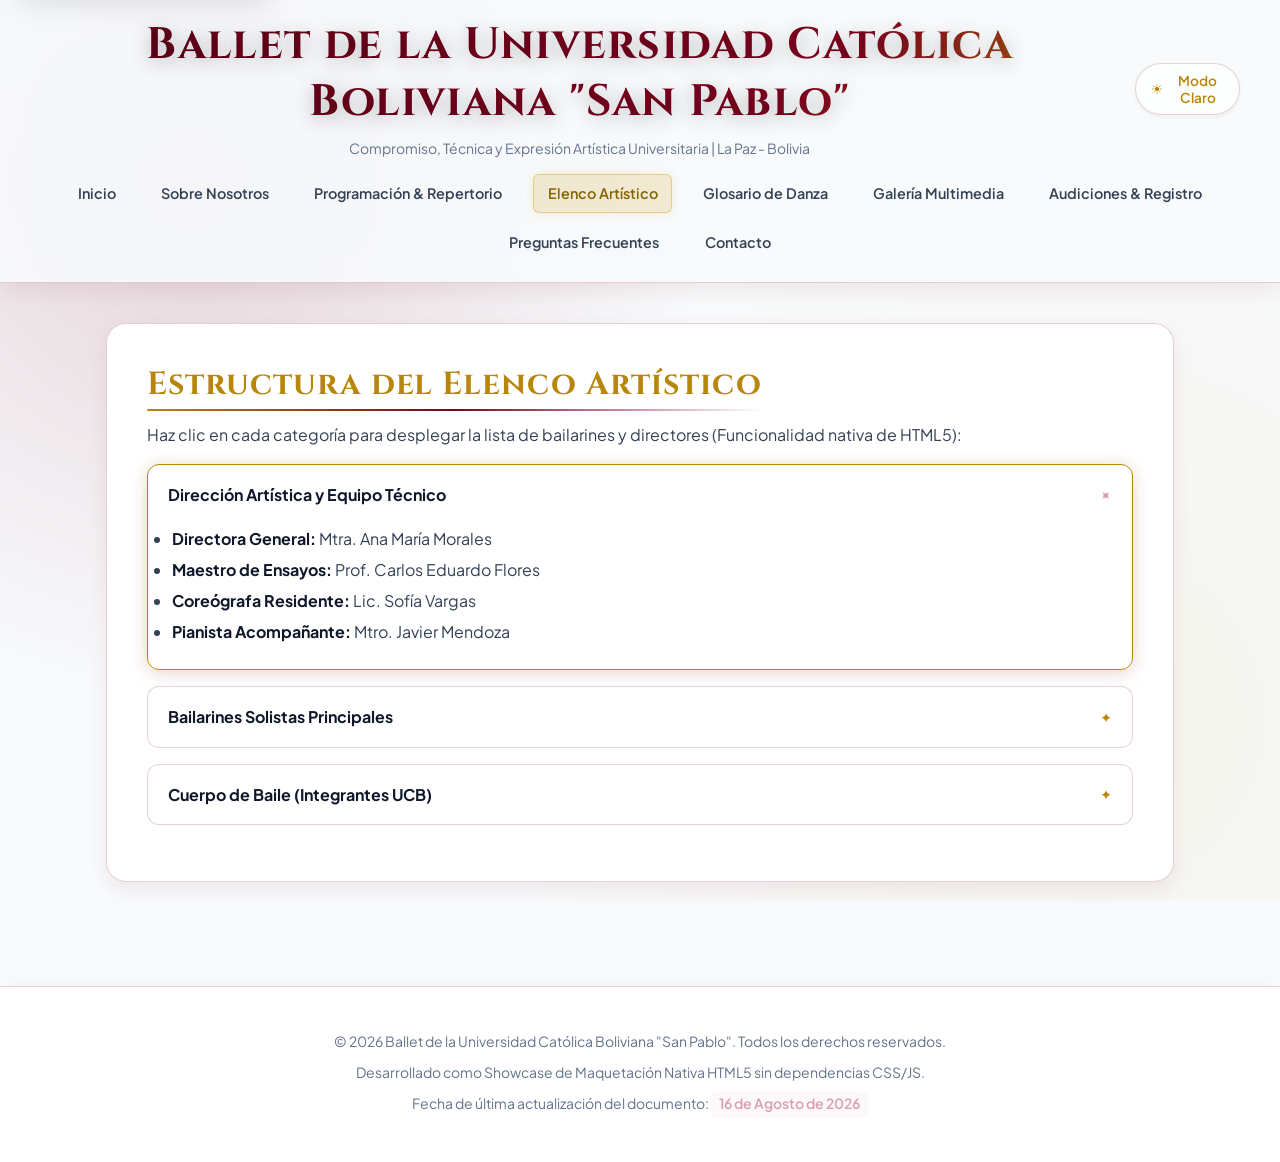
<file: elenco.html>
<!DOCTYPE html>
<html lang="es">

<head>
    <meta charset="UTF-8">
    <meta name="viewport" content="width=device-width, initial-scale=1.0">
    <meta name="description"
        content="Estructura del Elenco Artístico del Ballet de la Universidad Católica Boliviana (Ballet UCB). Dirección, solistas y cuerpo de baile.">
    <meta name="keywords"
        content="Ballet, UCB, Elenco, Dirección Artística, Solistas, Cuerpo de Baile, Bailarines, La Paz">
    <meta name="author" content="Universidad Católica Boliviana 'San Pablo' - Departamento de Cultura">
    <title>Elenco Artístico - Ballet UCB</title>

    <!-- FUENTES GOOGLE FONTS (CINZEL & PLUS JAKARTA SANS) -->
    <link rel="preconnect" href="https://fonts.googleapis.com">
    <link rel="preconnect" href="https://fonts.gstatic.com" crossorigin>
    <link href="https://fonts.googleapis.com/css2?family=Cinzel:wght@400;600;700;800&family=Plus+Jakarta+Sans:ital,wght@0,400;0,500;0,600;0,700;1,400&display=swap" rel="stylesheet">

    <!-- HOJA DE ESTILOS CSS3 & SCRIPT DE INTERACTIVIDAD -->
    <link rel="stylesheet" href="css/styles.css">
    <script src="js/main.js" defer></script>
</head>

<body>

    <!-- ENLACE DE SALTO DIRECTO PARA NAVEGACIÓN POR TECLADO / LECTORES DE PANTALLA -->
    <a href="#main-content" class="skip-link">Saltar al contenido principal</a>

    <!-- CABECERA PRINCIPAL Y NAVEGACIÓN NATIVAS -->
    <header role="banner" class="animate-header">
        <div class="header-top">
            <div class="header-titles">
                <h1>Ballet de la Universidad Católica Boliviana "San Pablo"</h1>
                <p><small>Compromiso, Técnica y Expresión Artística Universitaria | La Paz - Bolivia</small></p>
            </div>
            <button id="theme-toggle" class="theme-toggle-btn" type="button" aria-label="Cambiar tema de color">
                <span id="theme-icon">🌙</span> <span id="theme-text">Modo Oscuro</span>
            </button>
        </div>

        <nav aria-label="Navegación principal del sitio">
            <ul>
                <li><a href="index.html">Inicio</a></li>
                <li><a href="nosotros.html">Sobre Nosotros</a></li>
                <li><a href="repertorio.html">Programación & Repertorio</a></li>
                <li><a href="elenco.html" class="active" aria-current="page">Elenco Artístico</a></li>
                <li><a href="glosario.html">Glosario de Danza</a></li>
                <li><a href="multimedia.html">Galería Multimedia</a></li>
                <li><a href="audiciones.html">Audiciones & Registro</a></li>
                <li><a href="faq.html">Preguntas Frecuentes</a></li>
                <li><a href="contacto.html">Contacto</a></li>
            </ul>
        </nav>
    </header>

    <!-- CONTENIDO PRINCIPAL -->
    <main id="main-content" role="main">

        <!-- SECCIÓN 4: ELENCO ARTÍSTICO (ACORDEÓN NATIVO CON DETAILS Y SUMMARY) -->
        <section id="elenco" aria-labelledby="elenco-heading">
            <h2 id="elenco-heading">Estructura del Elenco Artístico</h2>
            <p>Haz clic en cada categoría para desplegar la lista de bailarines y directores (Funcionalidad nativa de
                HTML5):</p>

            <details open>
                <summary><strong>Dirección Artística y Equipo Técnico</strong></summary>
                <ul>
                    <li><strong>Directora General:</strong> Mtra. Ana María Morales</li>
                    <li><strong>Maestro de Ensayos:</strong> Prof. Carlos Eduardo Flores</li>
                    <li><strong>Coreógrafa Residente:</strong> Lic. Sofía Vargas</li>
                    <li><strong>Pianista Acompañante:</strong> Mtro. Javier Mendoza</li>
                </ul>
            </details>

            <details>
                <summary><strong>Bailarines Solistas Principales</strong></summary>
                <ul>
                    <li>Camila Andrea Gutiérrez (Estudiante de Comunicación Social)</li>
                    <li>Mateo Ignacio Silva (Estudiante de Ingeniería Industrial)</li>
                    <li>Lucía Fernanda Ramos (Estudiante de Derecho)</li>
                </ul>
            </details>

            <details>
                <summary><strong>Cuerpo de Baile (Integrantes UCB)</strong></summary>
                <ul>
                    <li>Valeria Quispe - Arquitectura</li>
                    <li>Diego Mamani - Administración de Empresas</li>
                    <li>Mariana Torrez - Psicología</li>
                    <li>Gabriel Zelaya - Medicina</li>
                    <li>Elena Benítez - Diseño Gráfico</li>
                </ul>
            </details>
        </section>

    </main>

    <!-- PIE DE PÁGINA NATIVO -->
    <footer role="contentinfo">
        <p><small>&copy; 2026 Ballet de la Universidad Católica Boliviana "San Pablo". Todos los derechos
                reservados.</small></p>
        <p><small>Desarrollado como Showcase de Maquetación Nativa HTML5 sin dependencias CSS/JS.</small></p>
        <p><small>Fecha de última actualización del documento: <time datetime="2026-08-16">16 de Agosto de
                    2026</time></small></p>
    </footer>

</body>

</html>
</file>
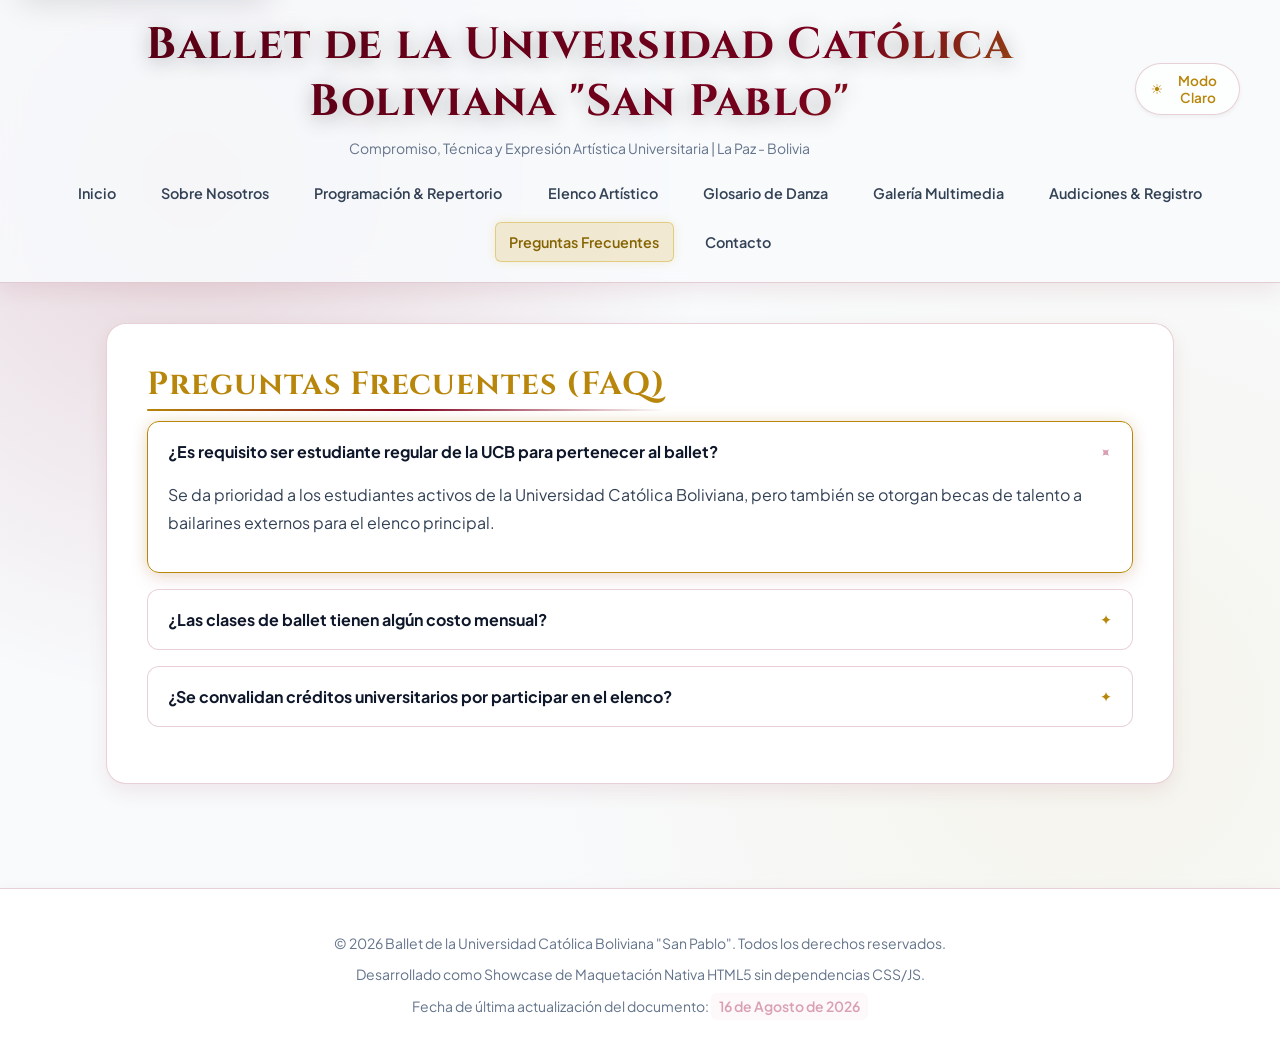
<file: faq.html>
<!DOCTYPE html>
<html lang="es">

<head>
    <meta charset="UTF-8">
    <meta name="viewport" content="width=device-width, initial-scale=1.0">
    <meta name="description"
        content="Preguntas Frecuentes (FAQ) sobre el Ballet de la Universidad Católica Boliviana (Ballet UCB). Requisitos, costos y créditos.">
    <meta name="keywords"
        content="Ballet, UCB, FAQ, Preguntas Frecuentes, Requisitos, Costos, Créditos Culturales, Danza">
    <meta name="author" content="Universidad Católica Boliviana 'San Pablo' - Departamento de Cultura">
    <title>Preguntas Frecuentes - Ballet UCB</title>

    <!-- FUENTES GOOGLE FONTS (CINZEL & PLUS JAKARTA SANS) -->
    <link rel="preconnect" href="https://fonts.googleapis.com">
    <link rel="preconnect" href="https://fonts.gstatic.com" crossorigin>
    <link href="https://fonts.googleapis.com/css2?family=Cinzel:wght@400;600;700;800&family=Plus+Jakarta+Sans:ital,wght@0,400;0,500;0,600;0,700;1,400&display=swap" rel="stylesheet">

    <!-- HOJA DE ESTILOS CSS3 & SCRIPT DE INTERACTIVIDAD -->
    <link rel="stylesheet" href="css/styles.css">
    <script src="js/main.js" defer></script>
</head>

<body>

    <!-- ENLACE DE SALTO DIRECTO PARA NAVEGACIÓN POR TECLADO / LECTORES DE PANTALLA -->
    <a href="#main-content" class="skip-link">Saltar al contenido principal</a>

    <!-- CABECERA PRINCIPAL Y NAVEGACIÓN NATIVAS -->
    <header role="banner" class="animate-header">
        <div class="header-top">
            <div class="header-titles">
                <h1>Ballet de la Universidad Católica Boliviana "San Pablo"</h1>
                <p><small>Compromiso, Técnica y Expresión Artística Universitaria | La Paz - Bolivia</small></p>
            </div>
            <button id="theme-toggle" class="theme-toggle-btn" type="button" aria-label="Cambiar tema de color">
                <span id="theme-icon">🌙</span> <span id="theme-text">Modo Oscuro</span>
            </button>
        </div>

        <nav aria-label="Navegación principal del sitio">
            <ul>
                <li><a href="index.html">Inicio</a></li>
                <li><a href="nosotros.html">Sobre Nosotros</a></li>
                <li><a href="repertorio.html">Programación & Repertorio</a></li>
                <li><a href="elenco.html">Elenco Artístico</a></li>
                <li><a href="glosario.html">Glosario de Danza</a></li>
                <li><a href="multimedia.html">Galería Multimedia</a></li>
                <li><a href="audiciones.html">Audiciones & Registro</a></li>
                <li><a href="faq.html" class="active" aria-current="page">Preguntas Frecuentes</a></li>
                <li><a href="contacto.html">Contacto</a></li>
            </ul>
        </nav>
    </header>

    <!-- CONTENIDO PRINCIPAL -->
    <main id="main-content" role="main">

        <!-- SECCIÓN 8: PREGUNTAS FRECUENTES (PREGUNTAS DESPLEGABLES NATIVAS) -->
        <section id="faq" aria-labelledby="faq-heading">
            <h2 id="faq-heading">Preguntas Frecuentes (FAQ)</h2>

            <details open>
                <summary><strong>¿Es requisito ser estudiante regular de la UCB para pertenecer al ballet?</strong>
                </summary>
                <p>Se da prioridad a los estudiantes activos de la Universidad Católica Boliviana, pero también se
                    otorgan becas de talento a bailarines externos para el elenco principal.</p>
            </details>

            <details>
                <summary><strong>¿Las clases de ballet tienen algún costo mensual?</strong></summary>
                <p>No, la pertenencia al Ballet UCB es totalmente gratuita para los estudiantes seleccionados en las
                    audiciones oficiales.</p>
            </details>

            <details>
                <summary><strong>¿Se convalidan créditos universitarios por participar en el elenco?</strong></summary>
                <p>Sí, la participación constante durante un semestre otorga créditos culturales según la normativa de
                    la Dirección de Formación Integral UCB.</p>
            </details>
        </section>

    </main>

    <!-- PIE DE PÁGINA NATIVO -->
    <footer role="contentinfo">
        <p><small>&copy; 2026 Ballet de la Universidad Católica Boliviana "San Pablo". Todos los derechos
                reservados.</small></p>
        <p><small>Desarrollado como Showcase de Maquetación Nativa HTML5 sin dependencias CSS/JS.</small></p>
        <p><small>Fecha de última actualización del documento: <time datetime="2026-08-16">16 de Agosto de
                    2026</time></small></p>
    </footer>

</body>

</html>
</file>
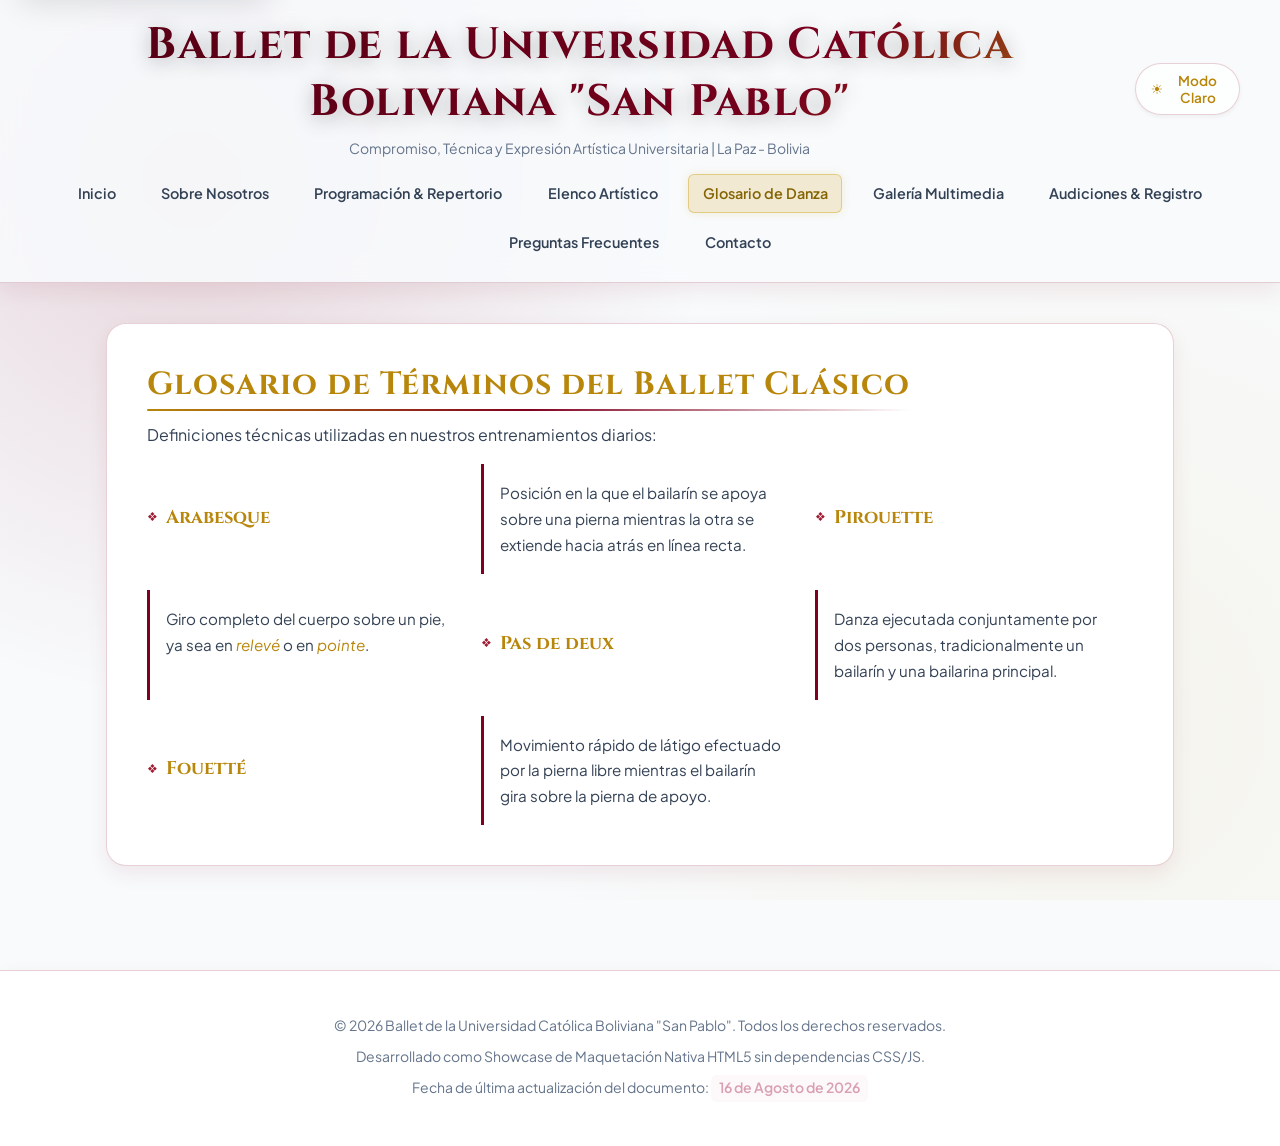
<file: glosario.html>
<!DOCTYPE html>
<html lang="es">

<head>
    <meta charset="UTF-8">
    <meta name="viewport" content="width=device-width, initial-scale=1.0">
    <meta name="description"
        content="Glosario de términos técnicos y conceptos del Ballet Clásico utilizado por el Ballet UCB.">
    <meta name="keywords"
        content="Ballet, Glosario, Arabesque, Pirouette, Pas de deux, Fouetté, Términos de danza, UCB">
    <meta name="author" content="Universidad Católica Boliviana 'San Pablo' - Departamento de Cultura">
    <title>Glosario de Danza - Ballet UCB</title>

    <!-- FUENTES GOOGLE FONTS (CINZEL & PLUS JAKARTA SANS) -->
    <link rel="preconnect" href="https://fonts.googleapis.com">
    <link rel="preconnect" href="https://fonts.gstatic.com" crossorigin>
    <link href="https://fonts.googleapis.com/css2?family=Cinzel:wght@400;600;700;800&family=Plus+Jakarta+Sans:ital,wght@0,400;0,500;0,600;0,700;1,400&display=swap" rel="stylesheet">

    <!-- HOJA DE ESTILOS CSS3 & SCRIPT DE INTERACTIVIDAD -->
    <link rel="stylesheet" href="css/styles.css">
    <script src="js/main.js" defer></script>
</head>

<body>

    <!-- ENLACE DE SALTO DIRECTO PARA NAVEGACIÓN POR TECLADO / LECTORES DE PANTALLA -->
    <a href="#main-content" class="skip-link">Saltar al contenido principal</a>

    <!-- CABECERA PRINCIPAL Y NAVEGACIÓN NATIVAS -->
    <header role="banner" class="animate-header">
        <div class="header-top">
            <div class="header-titles">
                <h1>Ballet de la Universidad Católica Boliviana "San Pablo"</h1>
                <p><small>Compromiso, Técnica y Expresión Artística Universitaria | La Paz - Bolivia</small></p>
            </div>
            <button id="theme-toggle" class="theme-toggle-btn" type="button" aria-label="Cambiar tema de color">
                <span id="theme-icon">🌙</span> <span id="theme-text">Modo Oscuro</span>
            </button>
        </div>

        <nav aria-label="Navegación principal del sitio">
            <ul>
                <li><a href="index.html">Inicio</a></li>
                <li><a href="nosotros.html">Sobre Nosotros</a></li>
                <li><a href="repertorio.html">Programación & Repertorio</a></li>
                <li><a href="elenco.html">Elenco Artístico</a></li>
                <li><a href="glosario.html" class="active" aria-current="page">Glosario de Danza</a></li>
                <li><a href="multimedia.html">Galería Multimedia</a></li>
                <li><a href="audiciones.html">Audiciones & Registro</a></li>
                <li><a href="faq.html">Preguntas Frecuentes</a></li>
                <li><a href="contacto.html">Contacto</a></li>
            </ul>
        </nav>
    </header>

    <!-- CONTENIDO PRINCIPAL -->
    <main id="main-content" role="main">

        <!-- SECCIÓN 5: GLOSARIO DE DANZA (LISTAS DE DEFINICIÓN) -->
        <section id="glosario" aria-labelledby="glosario-heading">
            <h2 id="glosario-heading">Glosario de Términos del Ballet Clásico</h2>
            <p>Definiciones técnicas utilizadas en nuestros entrenamientos diarios:</p>

            <dl>
                <dt><dfn>Arabesque</dfn></dt>
                <dd>Posición en la que el bailarín se apoya sobre una pierna mientras la otra se extiende hacia atrás en
                    línea recta.</dd>

                <dt><dfn>Pirouette</dfn></dt>
                <dd>Giro completo del cuerpo sobre un pie, ya sea en <em>relevé</em> o en <em>pointe</em>.</dd>

                <dt><dfn>Pas de deux</dfn></dt>
                <dd>Danza ejecutada conjuntamente por dos personas, tradicionalmente un bailarín y una bailarina
                    principal.</dd>

                <dt><dfn>Fouetté</dfn></dt>
                <dd>Movimiento rápido de látigo efectuado por la pierna libre mientras el bailarín gira sobre la pierna
                    de apoyo.</dd>
            </dl>
        </section>

    </main>

    <!-- PIE DE PÁGINA NATIVO -->
    <footer role="contentinfo">
        <p><small>&copy; 2026 Ballet de la Universidad Católica Boliviana "San Pablo". Todos los derechos
                reservados.</small></p>
        <p><small>Desarrollado como Showcase de Maquetación Nativa HTML5 sin dependencias CSS/JS.</small></p>
        <p><small>Fecha de última actualización del documento: <time datetime="2026-08-16">16 de Agosto de
                    2026</time></small></p>
    </footer>

</body>

</html>
</file>
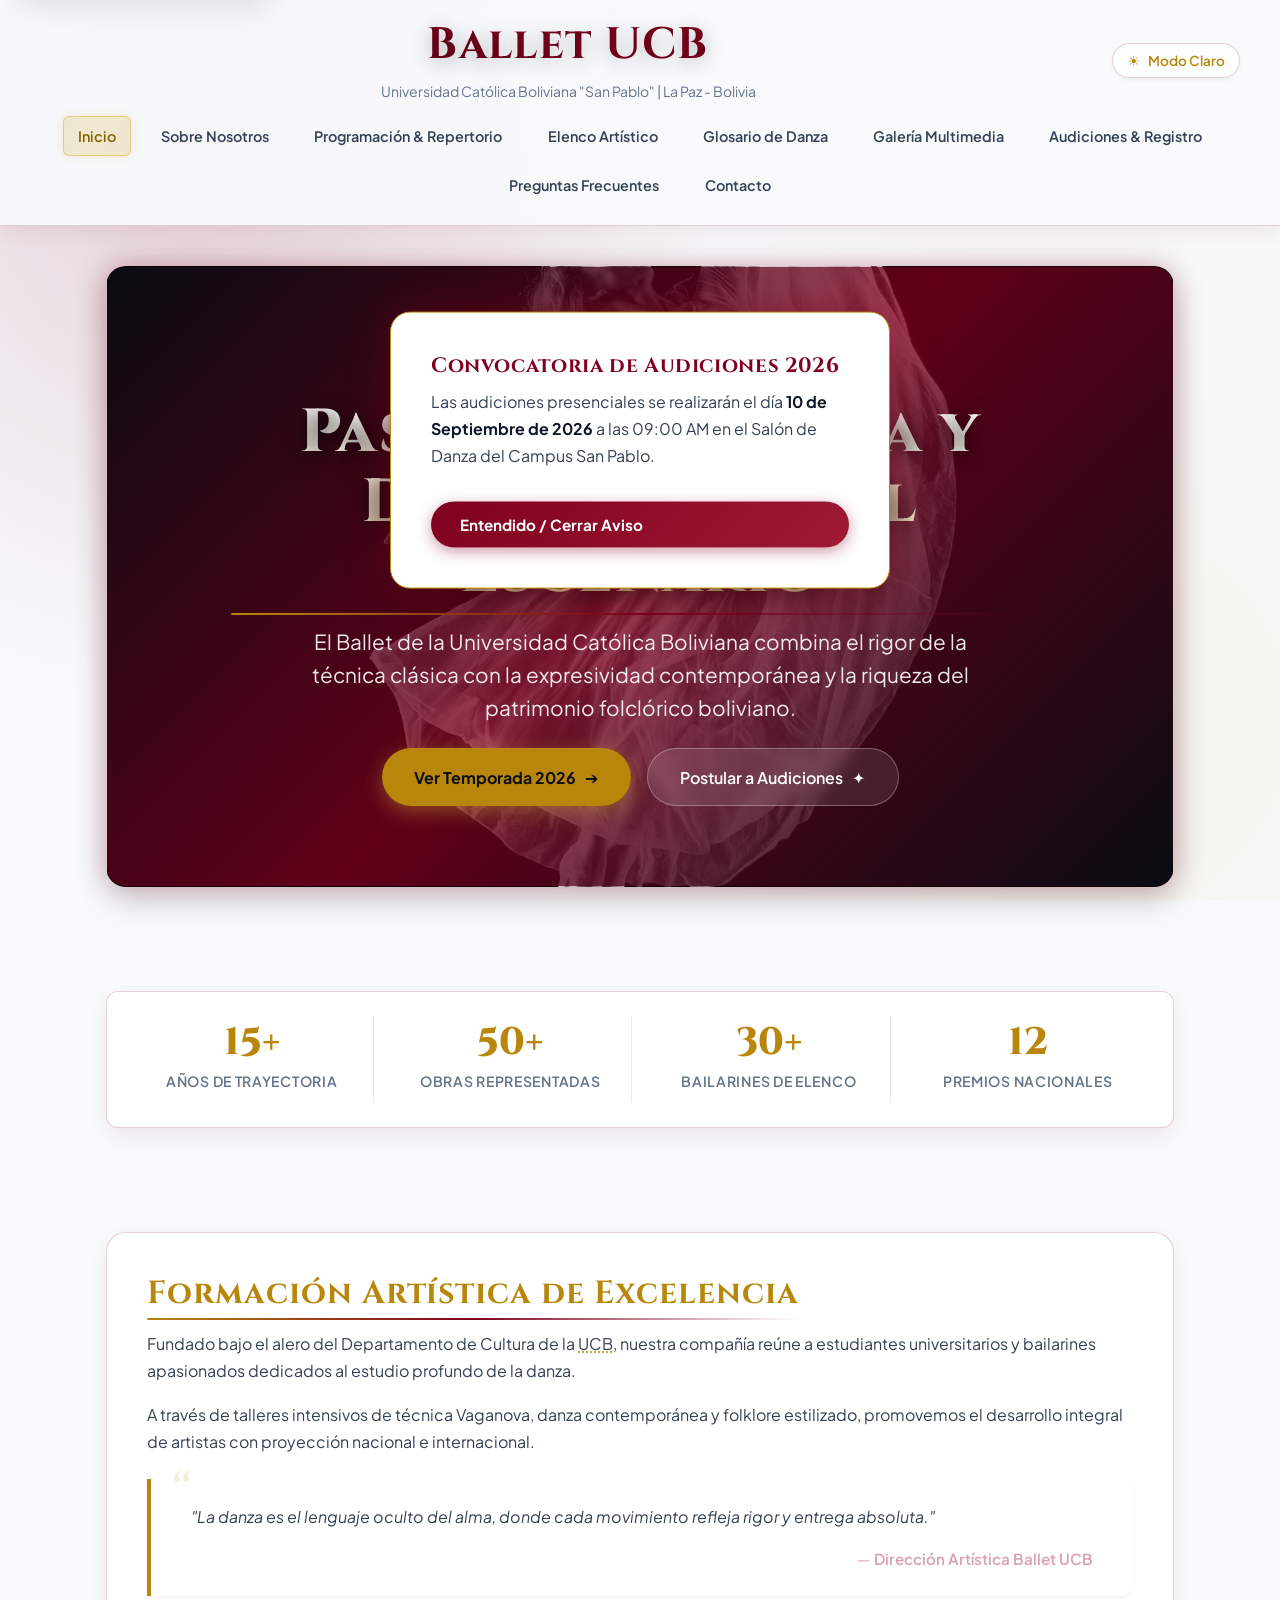
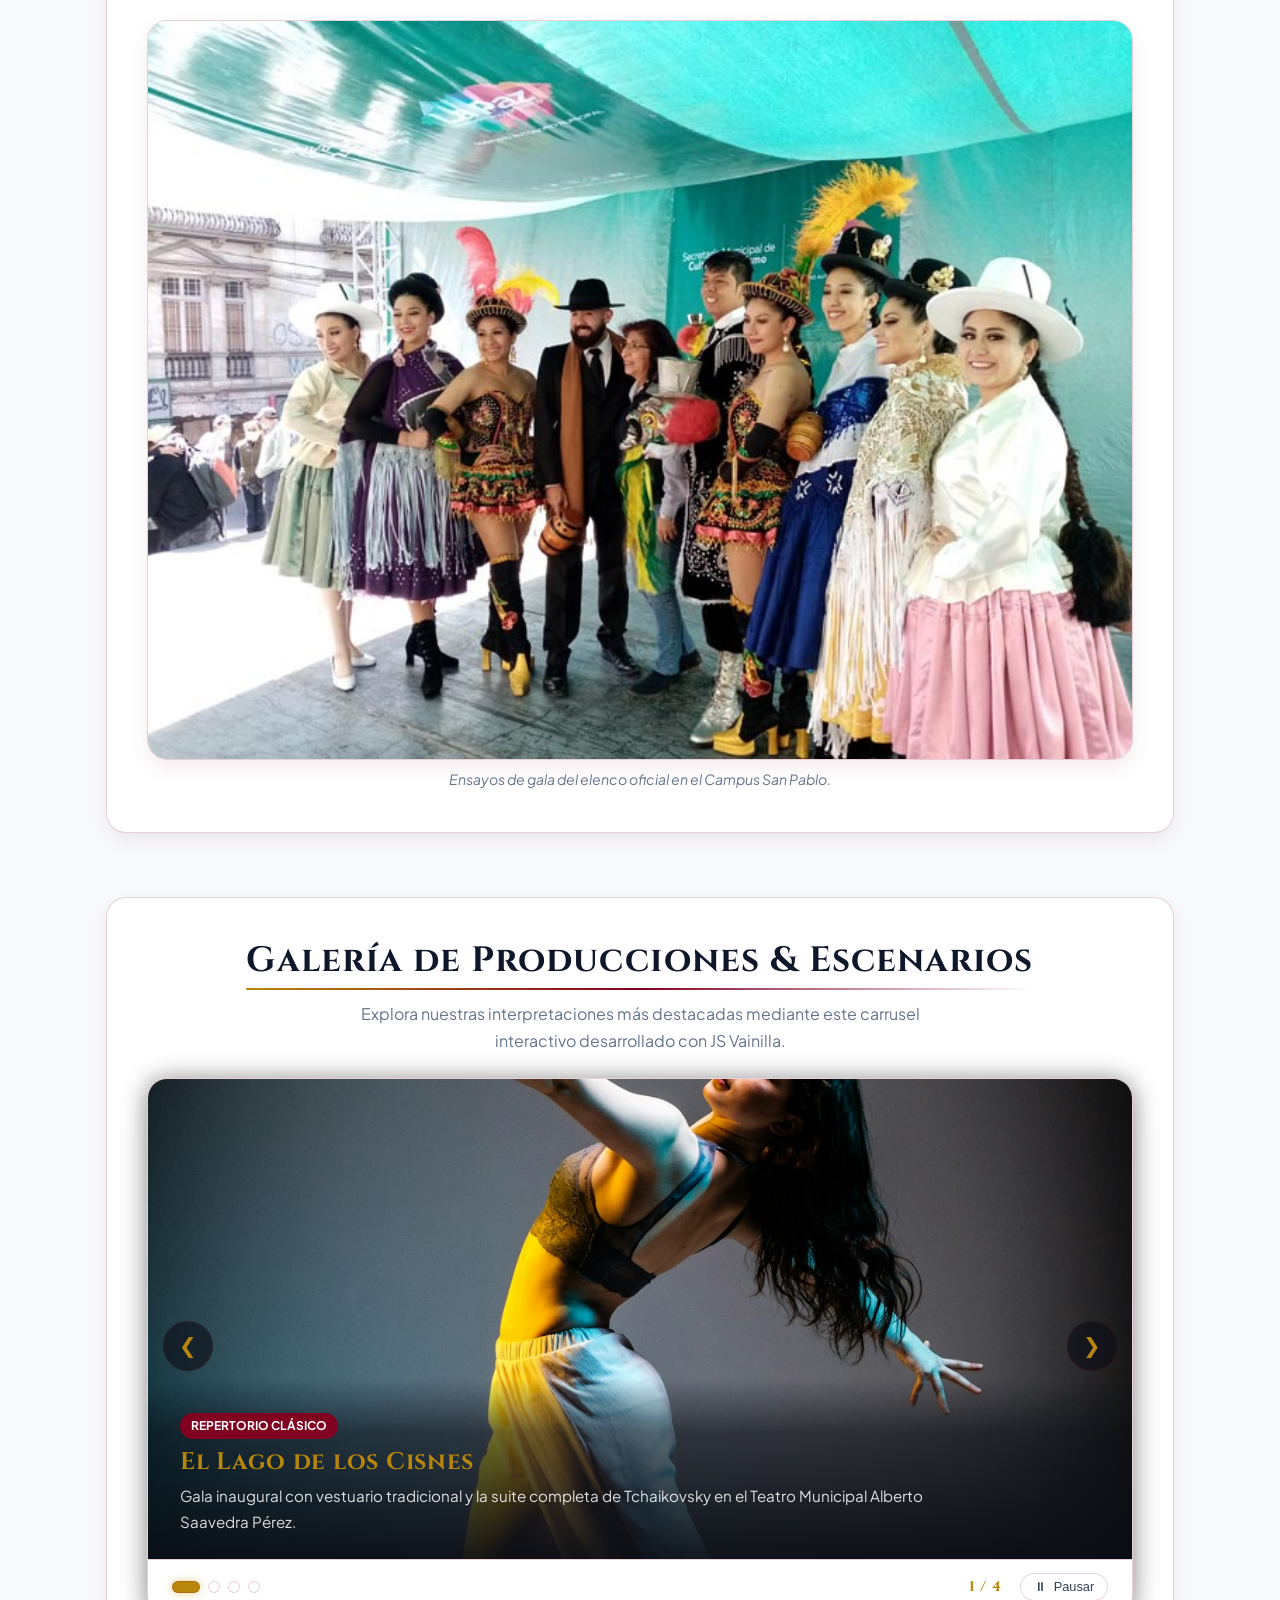
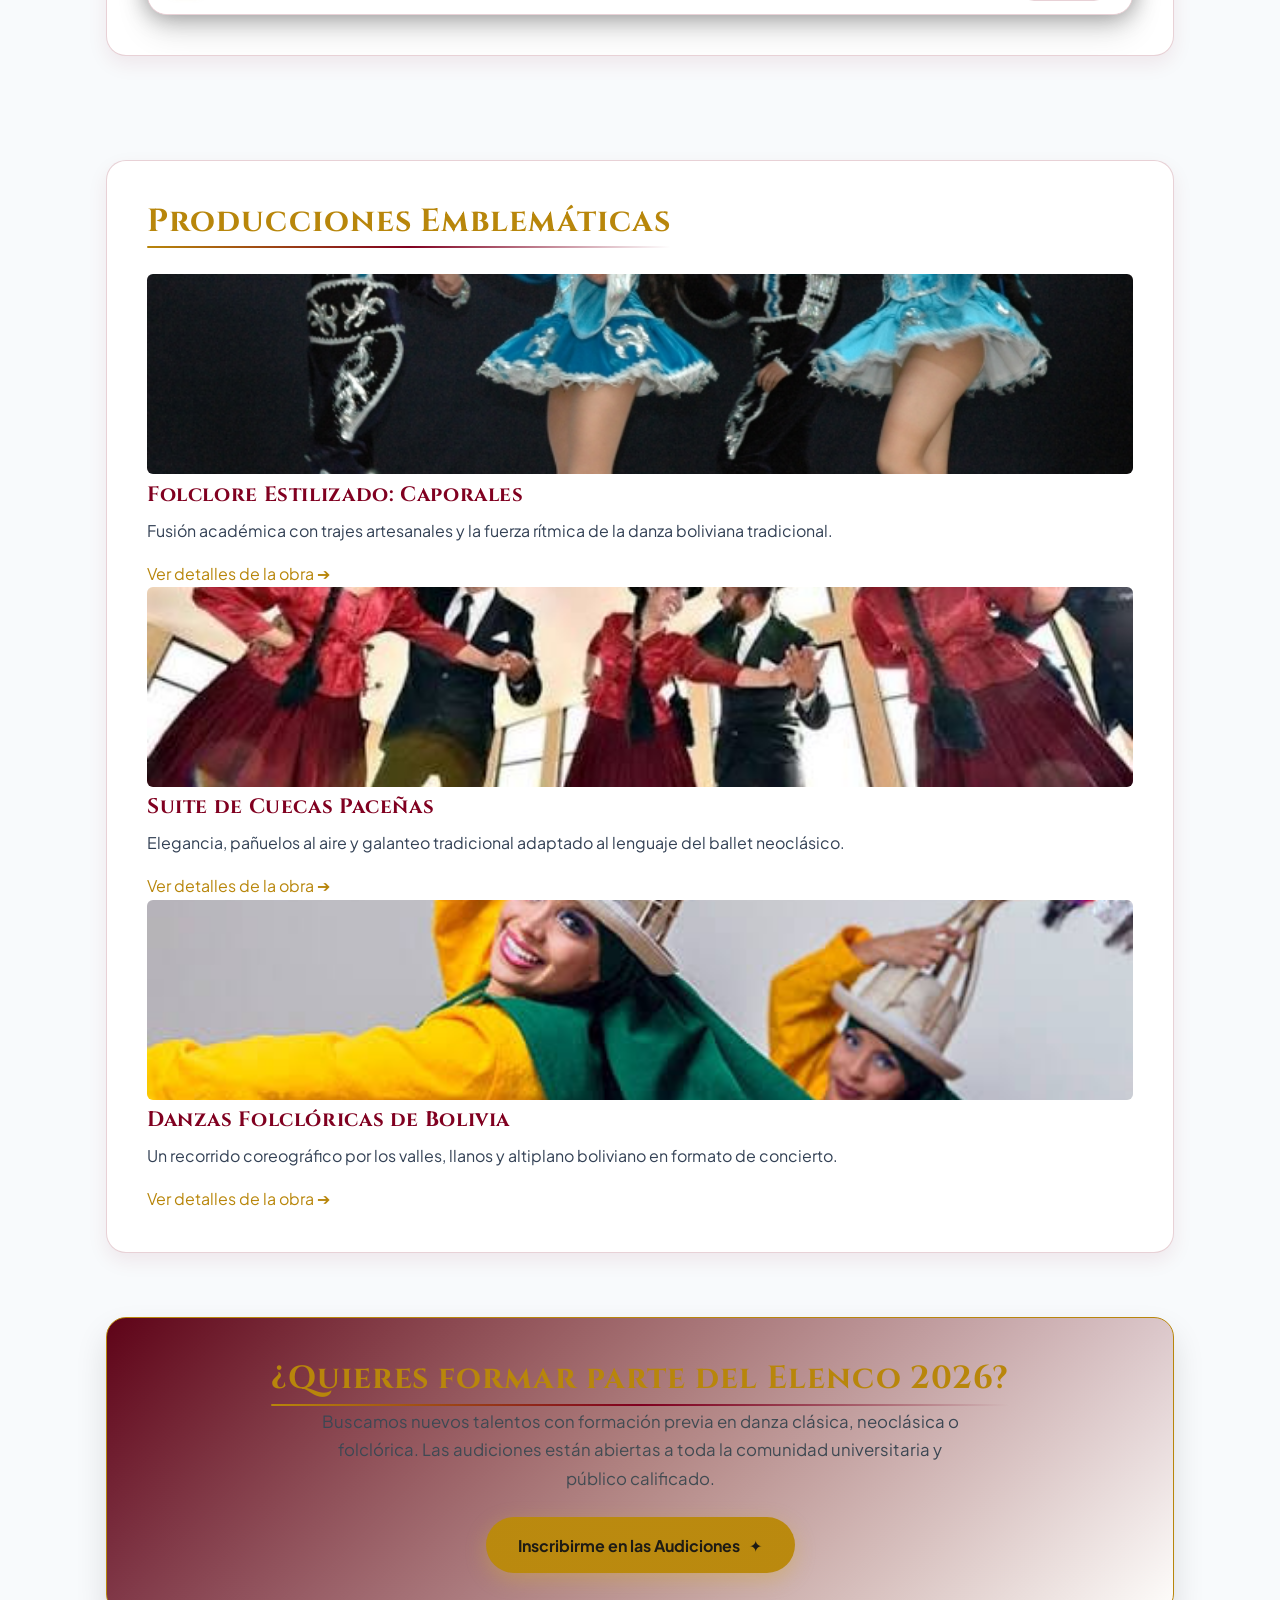
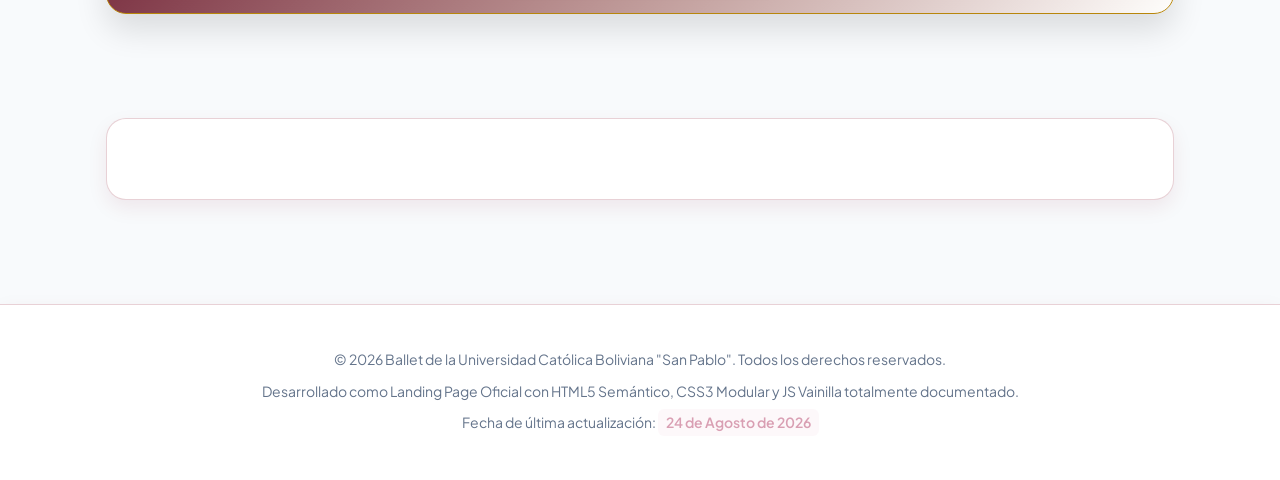
<file: index1.html>
<!DOCTYPE html>
<html lang="es">

<head>
    <meta charset="UTF-8">
    <meta name="viewport" content="width=device-width, initial-scale=1.0">
    <meta name="description"
        content="Portal Web Oficial del Ballet de la Universidad Católica Boliviana (Ballet UCB). Gala de Danza Clásica, Neoclásica y Folclore Estilizado en La Paz - Bolivia.">
    <meta name="keywords"
        content="Ballet UCB, Universidad Católica Boliviana, Danza Clásica, Ballet Bolivia, La Paz, Elenco de Danza, Convocatoria Audiciones 2026">
    <meta name="author" content="Universidad Católica Boliviana 'San Pablo' - Departamento de Cultura">
    <title>Ballet UCB | Compañía Oficial de Danza Universitaria</title>

    <!-- FUENTES GOOGLE FONTS (CINZEL & PLUS JAKARTA SANS) -->
    <link rel="preconnect" href="https://fonts.googleapis.com">
    <link rel="preconnect" href="https://fonts.gstatic.com" crossorigin>
    <link href="https://fonts.googleapis.com/css2?family=Cinzel:wght@400;600;700;800&family=Plus+Jakarta+Sans:ital,wght@0,400;0,500;0,600;0,700;1,400&display=swap" rel="stylesheet">

    <!-- HOJA DE ESTILOS CSS3 & SCRIPTS DE INTERACTIVIDAD DOCUMENTADOS -->
    <link rel="stylesheet" href="css/styles.css">
    <!-- Módulo de carrusel JS totalmente documentado -->
    <script src="js/carousel.js" defer></script>
    <!-- Script principal frontend -->
    <script src="js/main.js" defer></script>
</head>

<body>

    <!-- ENLACE DE SALTO DIRECTO PARA NAVEGACIÓN POR TECLADO / LECTORES DE PANTALLA -->
    <a href="#main-content" class="skip-link">Saltar al contenido principal</a>

    <!-- CABECERA PRINCIPAL Y NAVEGACIÓN NATIVAS -->
    <header role="banner" class="animate-header">
        <div class="header-top">
            <div class="header-titles">
                <h1>Ballet UCB</h1>
                <p><small>Universidad Católica Boliviana "San Pablo" | La Paz - Bolivia</small></p>
            </div>
            <button id="theme-toggle" class="theme-toggle-btn" type="button" aria-label="Cambiar tema de color">
                <span id="theme-icon">🌙</span> <span id="theme-text">Modo Oscuro</span>
            </button>
        </div>

        <nav aria-label="Navegación principal del sitio">
            <ul>
                <li><a href="index.html" class="active" aria-current="page">Inicio</a></li>
                <li><a href="nosotros.html">Sobre Nosotros</a></li>
                <li><a href="repertorio.html">Programación & Repertorio</a></li>
                <li><a href="elenco.html">Elenco Artístico</a></li>
                <li><a href="glosario.html">Glosario de Danza</a></li>
                <li><a href="multimedia.html">Galería Multimedia</a></li>
                <li><a href="audiciones.html">Audiciones & Registro</a></li>
                <li><a href="faq.html">Preguntas Frecuentes</a></li>
                <li><a href="contacto.html">Contacto</a></li>
            </ul>
        </nav>
    </header>

    <!-- CONTENIDO PRINCIPAL DE LA LANDING PAGE -->
    <main id="main-content" role="main">

        <!-- SECCIÓN 1: HERO BANNER PRINCIPAL DE IMPACTO -->
        <section class="hero-banner" aria-label="Bienvenida e Identidad Ballet UCB">
            <div class="hero-overlay"></div>
            <div class="hero-content">
                <span class="hero-badge">✦ Temporada de Gala 2026 ✦</span>
                <h2 class="hero-title">Pasión, Elegancia y Disciplina en el Escenario</h2>
                <p class="hero-subtitle">
                    El Ballet de la Universidad Católica Boliviana combina el rigor de la técnica clásica
                    con la expresividad contemporánea y la riqueza del patrimonio folclórico boliviano.
                </p>
                <div class="hero-actions">
                    <a href="repertorio.html" class="btn-hero-primary">
                        <span>Ver Temporada 2026</span> ➔
                    </a>
                    <a href="audiciones.html" class="btn-hero-secondary">
                        <span>Postular a Audiciones</span> ✦
                    </a>
                </div>
            </div>
        </section>

        <!-- SECCIÓN 2: BANNER DE ESTADÍSTICAS E IMPACTO -->
        <section class="stats-banner" aria-label="Estadísticas de la Compañía">
            <div class="stat-item">
                <span class="stat-number">15+</span>
                <span class="stat-label">Años de Trayectoria</span>
            </div>
            <div class="stat-item">
                <span class="stat-number">50+</span>
                <span class="stat-label">Obras Representadas</span>
            </div>
            <div class="stat-item">
                <span class="stat-number">30+</span>
                <span class="stat-label">Bailarines de Elenco</span>
            </div>
            <div class="stat-item">
                <span class="stat-number">12</span>
                <span class="stat-label">Premios Nacionales</span>
            </div>
        </section>

        <!-- SECCIÓN 3: RESUMEN INSTITUCIONAL CON IMAGEN -->
        <section id="sobre-nosotros" class="grid-section" aria-labelledby="sobre-heading">
            <div class="grid-layout grid-2-cols" style="align-items: center; gap: 2rem;">
                <article>
                    <h2 id="sobre-heading">Formación Artística de Excelencia</h2>
                    <p>
                        Fundado bajo el alero del Departamento de Cultura de la <abbr title="Universidad Católica Boliviana 'San Pablo'">UCB</abbr>,
                        nuestra compañía reúne a estudiantes universitarios y bailarines apasionados dedicados al estudio
                        profundo de la danza.
                    </p>
                    <p>
                        A través de talleres intensivos de técnica Vaganova, danza contemporánea y folklore estilizado,
                        promovemos el desarrollo integral de artistas con proyección nacional e internacional.
                    </p>
                    <blockquote style="margin-top: 1.5rem;">
                        <p>"La danza es el lenguaje oculto del alma, donde cada movimiento refleja rigor y entrega absoluta."</p>
                        <footer>— <cite>Dirección Artística Ballet UCB</cite></footer>
                    </blockquote>
                </article>

                <figure style="margin: 0;">
                    <img src="assets/images/elenco-ucb.jpg" alt="Integrantes del Ballet UCB en ensayo de gala" 
                         style="width: 100%; border-radius: var(--radius-lg); border: 1px solid var(--border-color); box-shadow: var(--shadow-md);">
                    <figcaption>Ensayos de gala del elenco oficial en el Campus San Pablo.</figcaption>
                </figure>
            </div>
        </section>

        <!-- SECCIÓN 4: CARRUSEL DE IMÁGENES INTERACTIVO (JS DOCUMENTADO) -->
        <section id="galeria-carrusel" class="carousel-section" aria-labelledby="carrusel-heading">
            <div class="carousel-section-header">
                <h2 id="carrusel-heading">Galería de Producciones & Escenarios</h2>
                <p>Explora nuestras interpretaciones más destacadas mediante este carrusel interactivo desarrollado con JS Vainilla.</p>
            </div>

            <!-- CONTENEDOR DEL CARRUSEL DE IMÁGENES -->
            <div id="ballet-carousel" class="carousel-container" aria-label="Carrusel de fotos del Ballet UCB" role="region">
                
                <!-- Pista deslizante (Track) que contiene las imágenes -->
                <div class="carousel-track-wrapper">
                    <div class="carousel-track">
                        
                        <!-- Slide 1 -->
                        <div class="carousel-slide active" aria-hidden="false">
                            <div class="carousel-image-box">
                                <img src="assets/images/carrusel-1.jpg" alt="Presentación de ballet clásico en el Teatro Municipal">
                                <div class="carousel-caption">
                                    <span class="carousel-tag">Repertorio Clásico</span>
                                    <h3>El Lago de los Cisnes</h3>
                                    <p>Gala inaugural con vestuario tradicional y la suite completa de Tchaikovsky en el Teatro Municipal Alberto Saavedra Pérez.</p>
                                </div>
                            </div>
                        </div>

                        <!-- Slide 2 -->
                        <div class="carousel-slide" aria-hidden="true">
                            <div class="carousel-image-box">
                                <img src="assets/images/carrusel-2.jpg" alt="Danza contemporánea y expresión técnica">
                                <div class="carousel-caption">
                                    <span class="carousel-tag">Danza Contemporánea</span>
                                    <h3>Ecos del Silencio</h3>
                                    <p>Obra neoclásica que explora la solitud y la resiliencia a través de dinámicas de movimiento fluido y luz cenital.</p>
                                </div>
                            </div>
                        </div>

                        <!-- Slide 3 -->
                        <div class="carousel-slide" aria-hidden="true">
                            <div class="carousel-image-box">
                                <img src="assets/images/carrusel-3.jpg" alt="Detalle de zapatillas de punta y preparación técnica">
                                <div class="carousel-caption">
                                    <span class="carousel-tag">Técnica & Disciplina</span>
                                    <h3>El Rigor de la Punta</h3>
                                    <p>Horas de ensayo y trabajo de barra detrás de cada salto y pirueta en el escenario principal.</p>
                                </div>
                            </div>
                        </div>

                        <!-- Slide 4 -->
                        <div class="carousel-slide" aria-hidden="true">
                            <div class="carousel-image-box">
                                <img src="assets/images/carrusel-4.jpg" alt="Iluminación escénica en solo de danza">
                                <div class="carousel-caption">
                                    <span class="carousel-tag">Escenografía & Luz</span>
                                    <h3>Soles de Primavera</h3>
                                    <p>Montaje lumínico de alta intensidad con acompañamiento de la Orquesta Sinfónica Universitaria.</p>
                                </div>
                            </div>
                        </div>

                    </div>
                </div>

                <!-- Botones de Navegación Manual (Anterior / Siguiente) -->
                <button class="carousel-btn-prev" type="button" aria-label="Diapositiva Anterior">❮</button>
                <button class="carousel-btn-next" type="button" aria-label="Diapositiva Siguiente">❯</button>

                <!-- Barra Inferior de Controles (Dots, Contador, Play/Pausa) -->
                <div class="carousel-controls-bar">
                    <!-- Puntos indicadores (Generados o sincronizados por JS) -->
                    <div class="carousel-dots" role="tablist" aria-label="Seleccionar diapositiva"></div>

                    <!-- Grupo de información y estado de reproducción -->
                    <div class="carousel-info-group">
                        <span class="carousel-counter">1 / 4</span>
                        <button class="carousel-play-pause" type="button" aria-label="Pausar reproducción automática">
                            <span class="play-pause-icon">⏸</span>
                            <span class="play-pause-text">Pausar</span>
                        </button>
                    </div>
                </div>

            </div>
        </section>

        <!-- SECCIÓN 5: REPERTORIO DESTACADO EN TARJETAS -->
        <section id="repertorio-destacado" aria-labelledby="repertorio-heading">
            <h2 id="repertorio-heading" style="text-align: center; margin-bottom: 2rem;">Producciones Emblemáticas</h2>
            
            <div class="grid-layout grid-3-cols">
                <article class="card">
                    <img src="assets/images/caporales.jpg" alt="Danza de Caporales Estilizados Ballet UCB" style="width: 100%; height: 200px; object-fit: cover; border-radius: var(--radius-sm);">
                    <h3>Folclore Estilizado: Caporales</h3>
                    <p>Fusión académica con trajes artesanales y la fuerza rítmica de la danza boliviana tradicional.</p>
                    <a href="repertorio.html" class="btn-link">Ver detalles de la obra ➔</a>
                </article>

                <article class="card">
                    <img src="assets/images/cueca.jpg" alt="Cueca Paceña estilizada por el ballet" style="width: 100%; height: 200px; object-fit: cover; border-radius: var(--radius-sm);">
                    <h3>Suite de Cuecas Paceñas</h3>
                    <p>Elegancia, pañuelos al aire y galanteo tradicional adaptado al lenguaje del ballet neoclásico.</p>
                    <a href="repertorio.html" class="btn-link">Ver detalles de la obra ➔</a>
                </article>

                <article class="card">
                    <img src="assets/images/danzas.jpg" alt="Interpretación de danzas bolivianas" style="width: 100%; height: 200px; object-fit: cover; border-radius: var(--radius-sm);">
                    <h3>Danzas Folclóricas de Bolivia</h3>
                    <p>Un recorrido coreográfico por los valles, llanos y altiplano boliviano en formato de concierto.</p>
                    <a href="repertorio.html" class="btn-link">Ver detalles de la obra ➔</a>
                </article>
            </div>
        </section>

        <!-- SECCIÓN 6: BANNER CTA CONVOCATORIA 2026 -->
        <section class="cta-banner" aria-labelledby="cta-heading">
            <div class="cta-content">
                <h2 id="cta-heading">¿Quieres formar parte del Elenco 2026?</h2>
                <p>
                    Buscamos nuevos talentos con formación previa en danza clásica, neoclásica o folclórica.
                    Las audiciones están abiertas a toda la comunidad universitaria y público calificado.
                </p>
                <a href="audiciones.html" class="btn-hero-primary">
                    <span>Inscribirme en las Audiciones</span> ✦
                </a>
            </div>
        </section>

        <!-- SECCIÓN 7: AVISO MODAL NATIVO (<dialog>) -->
        <section id="interactivo-nativo" aria-labelledby="interactivo-heading">
            <dialog open role="dialog" aria-modal="true" aria-label="Convocatoria de Audiciones Abiertas 2026"
                aria-labelledby="dialog-title" aria-describedby="dialog-desc">
                <h3 id="dialog-title">Convocatoria de Audiciones 2026</h3>
                <p id="dialog-desc">Las audiciones presenciales se realizarán el día <strong>10 de Septiembre de
                        2026</strong> a las 09:00 AM en el Salón de Danza del Campus San Pablo.</p>
                <form method="dialog">
                    <button type="submit" aria-label="Cerrar aviso importante">Entendido / Cerrar Aviso</button>
                </form>
            </dialog>
        </section>

    </main>

    <!-- PIE DE PÁGINA NATIVO Y COMPLETO -->
    <footer role="contentinfo">
        <p><small>&copy; 2026 Ballet de la Universidad Católica Boliviana "San Pablo". Todos los derechos reservados.</small></p>
        <p><small>Desarrollado como Landing Page Oficial con HTML5 Semántico, CSS3 Modular y JS Vainilla totalmente documentado.</small></p>
        <p><small>Fecha de última actualización: <time datetime="2026-08-24">24 de Agosto de 2026</time></small></p>
    </footer>

</body>

</html>
</file>
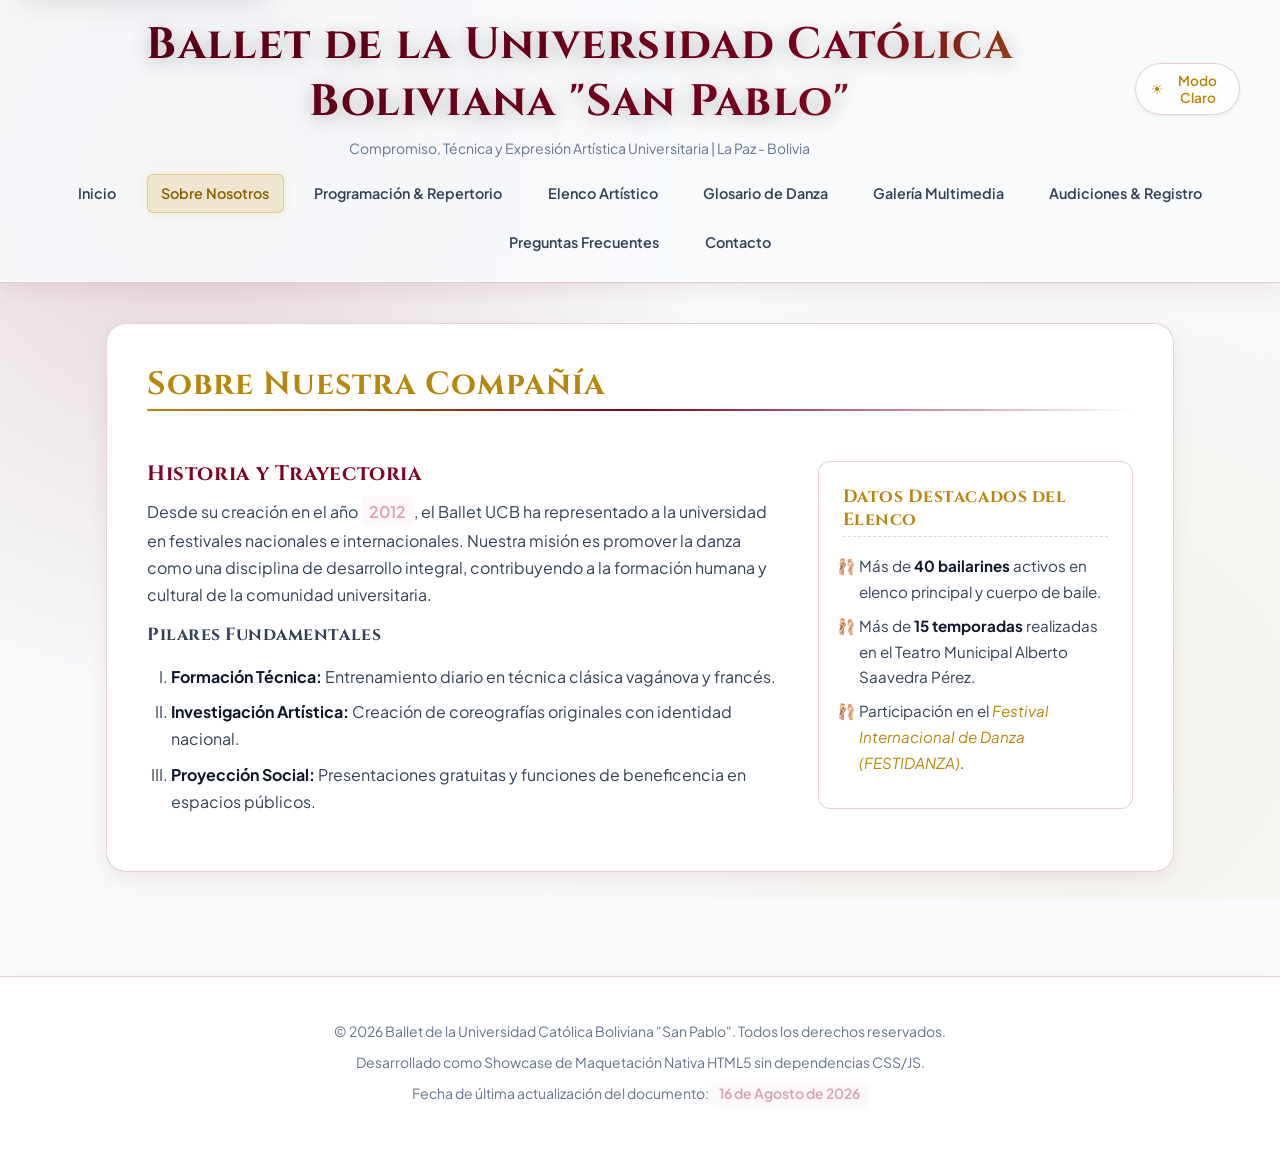
<file: nosotros.html>
<!DOCTYPE html>
<html lang="es">

<head>
    <meta charset="UTF-8">
    <meta name="viewport" content="width=device-width, initial-scale=1.0">
    <meta name="description"
        content="Sobre la compañía Ballet de la Universidad Católica Boliviana (Ballet UCB). Historia, trayectoria y pilares fundamentales.">
    <meta name="keywords"
        content="Ballet, UCB, Historia, Trayectoria, Pilares, Danza Clásica, Bolivia, La Paz">
    <meta name="author" content="Universidad Católica Boliviana 'San Pablo' - Departamento de Cultura">
    <title>Sobre Nosotros - Ballet UCB</title>

    <!-- FUENTES GOOGLE FONTS (CINZEL & PLUS JAKARTA SANS) -->
    <link rel="preconnect" href="https://fonts.googleapis.com">
    <link rel="preconnect" href="https://fonts.gstatic.com" crossorigin>
    <link href="https://fonts.googleapis.com/css2?family=Cinzel:wght@400;600;700;800&family=Plus+Jakarta+Sans:ital,wght@0,400;0,500;0,600;0,700;1,400&display=swap" rel="stylesheet">

    <!-- HOJA DE ESTILOS CSS3 & SCRIPT DE INTERACTIVIDAD -->
    <link rel="stylesheet" href="css/styles.css">
    <script src="js/main.js" defer></script>
</head>

<body>

    <!-- ENLACE DE SALTO DIRECTO PARA NAVEGACIÓN POR TECLADO / LECTORES DE PANTALLA -->
    <a href="#main-content" class="skip-link">Saltar al contenido principal</a>

    <!-- CABECERA PRINCIPAL Y NAVEGACIÓN NATIVAS -->
    <header role="banner" class="animate-header">
        <div class="header-top">
            <div class="header-titles">
                <h1>Ballet de la Universidad Católica Boliviana "San Pablo"</h1>
                <p><small>Compromiso, Técnica y Expresión Artística Universitaria | La Paz - Bolivia</small></p>
            </div>
            <button id="theme-toggle" class="theme-toggle-btn" type="button" aria-label="Cambiar tema de color">
                <span id="theme-icon">🌙</span> <span id="theme-text">Modo Oscuro</span>
            </button>
        </div>

        <nav aria-label="Navegación principal del sitio">
            <ul>
                <li><a href="index.html">Inicio</a></li>
                <li><a href="nosotros.html" class="active" aria-current="page">Sobre Nosotros</a></li>
                <li><a href="repertorio.html">Programación & Repertorio</a></li>
                <li><a href="elenco.html">Elenco Artístico</a></li>
                <li><a href="glosario.html">Glosario de Danza</a></li>
                <li><a href="multimedia.html">Galería Multimedia</a></li>
                <li><a href="audiciones.html">Audiciones & Registro</a></li>
                <li><a href="faq.html">Preguntas Frecuentes</a></li>
                <li><a href="contacto.html">Contacto</a></li>
            </ul>
        </nav>
    </header>

    <!-- CONTENIDO PRINCIPAL -->
    <main id="main-content" role="main">

        <!-- SECCIÓN 2: NOSOTROS / HISTORIA -->
        <section id="nosotros" aria-labelledby="nosotros-heading">
            <h2 id="nosotros-heading">Sobre Nuestra Compañía</h2>

            <article>
                <h3>Historia y Trayectoria</h3>
                <p>
                    Desde su creación en el año <time datetime="2012">2012</time>, el Ballet UCB ha representado a la
                    universidad
                    en festivales nacionales e internacionales. Nuestra misión es promover la danza como una disciplina
                    de
                    desarrollo integral, contribuyendo a la formación humana y cultural de la comunidad universitaria.
                </p>

                <h4>Pilares Fundamentales</h4>
                <ol type="I">
                    <li><strong>Formación Técnica:</strong> Entrenamiento diario en técnica clásica vagánova y francés.
                    </li>
                    <li><strong>Investigación Artística:</strong> Creación de coreografías originales con identidad
                        nacional.</li>
                    <li><strong>Proyección Social:</strong> Presentaciones gratuitas y funciones de beneficencia en
                        espacios públicos.</li>
                </ol>
            </article>

            <aside>
                <h4>Datos Destacados del Elenco</h4>
                <ul>
                    <li>Más de <strong>40 bailarines</strong> activos en elenco principal y cuerpo de baile.</li>
                    <li>Más de <strong>15 temporadas</strong> realizadas en el Teatro Municipal Alberto Saavedra Pérez.
                    </li>
                    <li>Participación en el <em>Festival Internacional de Danza (FESTIDANZA)</em>.</li>
                </ul>
            </aside>
        </section>

    </main>

    <!-- PIE DE PÁGINA NATIVO -->
    <footer role="contentinfo">
        <p><small>&copy; 2026 Ballet de la Universidad Católica Boliviana "San Pablo". Todos los derechos
                reservados.</small></p>
        <p><small>Desarrollado como Showcase de Maquetación Nativa HTML5 sin dependencias CSS/JS.</small></p>
        <p><small>Fecha de última actualización del documento: <time datetime="2026-08-16">16 de Agosto de
                    2026</time></small></p>
    </footer>

</body>

</html>
</file>
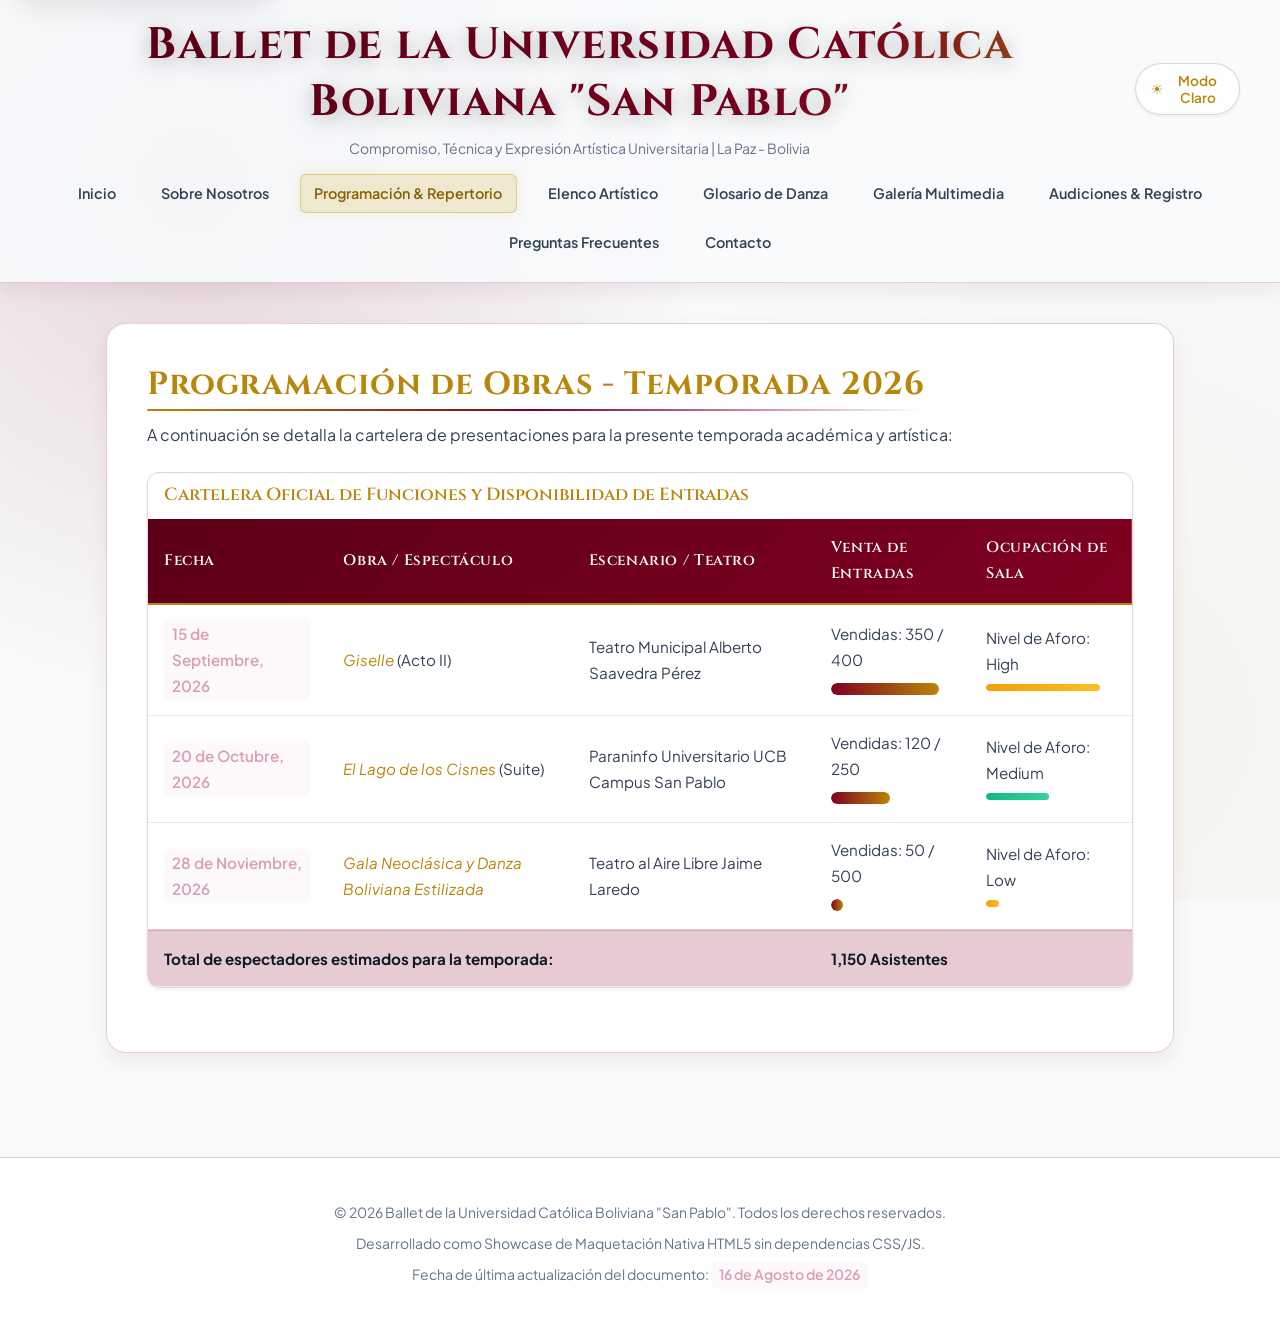
<file: repertorio.html>
<!DOCTYPE html>
<html lang="es">

<head>
    <meta charset="UTF-8">
    <meta name="viewport" content="width=device-width, initial-scale=1.0">
    <meta name="description"
        content="Programación de Obras y Repertorio de la Temporada 2026 del Ballet de la Universidad Católica Boliviana (Ballet UCB).">
    <meta name="keywords"
        content="Ballet, UCB, Repertorio, Temporada 2026, Cartelera, Entradas, Teatro Municipal, Giselle, Lago de los Cisnes">
    <meta name="author" content="Universidad Católica Boliviana 'San Pablo' - Departamento de Cultura">
    <title>Programación & Repertorio - Ballet UCB</title>

    <!-- FUENTES GOOGLE FONTS (CINZEL & PLUS JAKARTA SANS) -->
    <link rel="preconnect" href="https://fonts.googleapis.com">
    <link rel="preconnect" href="https://fonts.gstatic.com" crossorigin>
    <link href="https://fonts.googleapis.com/css2?family=Cinzel:wght@400;600;700;800&family=Plus+Jakarta+Sans:ital,wght@0,400;0,500;0,600;0,700;1,400&display=swap" rel="stylesheet">

    <!-- HOJA DE ESTILOS CSS3 & SCRIPT DE INTERACTIVIDAD -->
    <link rel="stylesheet" href="css/styles.css">
    <script src="js/main.js" defer></script>
</head>

<body>

    <!-- ENLACE DE SALTO DIRECTO PARA NAVEGACIÓN POR TECLADO / LECTORES DE PANTALLA -->
    <a href="#main-content" class="skip-link">Saltar al contenido principal</a>

    <!-- CABECERA PRINCIPAL Y NAVEGACIÓN NATIVAS -->
    <header role="banner" class="animate-header">
        <div class="header-top">
            <div class="header-titles">
                <h1>Ballet de la Universidad Católica Boliviana "San Pablo"</h1>
                <p><small>Compromiso, Técnica y Expresión Artística Universitaria | La Paz - Bolivia</small></p>
            </div>
            <button id="theme-toggle" class="theme-toggle-btn" type="button" aria-label="Cambiar tema de color">
                <span id="theme-icon">🌙</span> <span id="theme-text">Modo Oscuro</span>
            </button>
        </div>

        <nav aria-label="Navegación principal del sitio">
            <ul>
                <li><a href="index.html">Inicio</a></li>
                <li><a href="nosotros.html">Sobre Nosotros</a></li>
                <li><a href="repertorio.html" class="active" aria-current="page">Programación & Repertorio</a></li>
                <li><a href="elenco.html">Elenco Artístico</a></li>
                <li><a href="glosario.html">Glosario de Danza</a></li>
                <li><a href="multimedia.html">Galería Multimedia</a></li>
                <li><a href="audiciones.html">Audiciones & Registro</a></li>
                <li><a href="faq.html">Preguntas Frecuentes</a></li>
                <li><a href="contacto.html">Contacto</a></li>
            </ul>
        </nav>
    </header>

    <!-- CONTENIDO PRINCIPAL -->
    <main id="main-content" role="main">

        <!-- SECCIÓN 3: REPERTORIO Y TEMPORADA (TABLA Y ELEMENTOS DE MEDICIÓN HTML5) -->
        <section id="repertorio" aria-labelledby="repertorio-heading">
            <h2 id="repertorio-heading">Programación de Obras - Temporada 2026</h2>
            <p>A continuación se detalla la cartelera de presentaciones para la presente temporada académica y
                artística:</p>

            <div class="table-responsive">
                <table>
                    <caption>Cartelera Oficial de Funciones y Disponibilidad de Entradas</caption>
                    <thead>
                        <tr>
                            <th scope="col">Fecha</th>
                            <th scope="col">Obra / Espectáculo</th>
                            <th scope="col">Escenario / Teatro</th>
                            <th scope="col">Venta de Entradas</th>
                            <th scope="col">Ocupación de Sala</th>
                        </tr>
                    </thead>
                    <tbody>
                        <tr>
                            <td><time datetime="2026-09-15">15 de Septiembre, 2026</time></td>
                            <td><em>Giselle</em> (Acto II)</td>
                            <td>Teatro Municipal Alberto Saavedra Pérez</td>
                            <td>
                                Vendidas: 350 / 400<br>
                                <progress value="350" max="400" role="progressbar"
                                    aria-label="Entradas vendidas para Giselle" aria-valuenow="350" aria-valuemin="0"
                                    aria-valuemax="400" aria-valuetext="350 de 400 entradas vendidas (87%)">87%</progress>
                            </td>
                            <td>
                                Nivel de Aforo: High<br>
                                <meter min="0" max="400" value="350" low="100" high="300" optimum="200"
                                    aria-label="Aforo ocupado para Giselle" aria-valuenow="350" aria-valuemin="0"
                                    aria-valuemax="400" aria-valuetext="Aforo Alto, 87% ocupado">87%</meter>
                            </td>
                        </tr>
                        <tr>
                            <td><time datetime="2026-10-20">20 de Octubre, 2026</time></td>
                            <td><em>El Lago de los Cisnes</em> (Suite)</td>
                            <td>Paraninfo Universitario UCB Campus San Pablo</td>
                            <td>
                                Vendidas: 120 / 250<br>
                                <progress value="120" max="250" role="progressbar"
                                    aria-label="Entradas vendidas para El Lago de los Cisnes" aria-valuenow="120"
                                    aria-valuemin="0" aria-valuemax="250"
                                    aria-valuetext="120 de 250 entradas vendidas (48%)">48%</progress>
                            </td>
                            <td>
                                Nivel de Aforo: Medium<br>
                                <meter min="0" max="250" value="120" low="50" high="200" optimum="150"
                                    aria-label="Aforo ocupado para El Lago de los Cisnes" aria-valuenow="120"
                                    aria-valuemin="0" aria-valuemax="250"
                                    aria-valuetext="Aforo Medio, 48% ocupado">48%</meter>
                            </td>
                        </tr>
                        <tr>
                            <td><time datetime="2026-11-28">28 de Noviembre, 2026</time></td>
                            <td><em>Gala Neoclásica y Danza Boliviana Estilizada</em></td>
                            <td>Teatro al Aire Libre Jaime Laredo</td>
                            <td>
                                Vendidas: 50 / 500<br>
                                <progress value="50" max="500" role="progressbar"
                                    aria-label="Entradas vendidas para Gala Neoclásica" aria-valuenow="50" aria-valuemin="0"
                                    aria-valuemax="500" aria-valuetext="50 de 500 entradas vendidas (10%)">10%</progress>
                            </td>
                            <td>
                                Nivel de Aforo: Low<br>
                                <meter min="0" max="500" value="50" low="100" high="400" optimum="300"
                                    aria-label="Aforo ocupado para Gala Neoclásica" aria-valuenow="50" aria-valuemin="0"
                                    aria-valuemax="500" aria-valuetext="Aforo Bajo, 10% ocupado">10%</meter>
                            </td>
                        </tr>
                    </tbody>
                    <tfoot>
                        <tr>
                            <td colspan="3" scope="row"><strong>Total de espectadores estimados para la temporada:</strong>
                            </td>
                            <td colspan="2"><strong>1,150 Asistentes</strong></td>
                        </tr>
                    </tfoot>
                </table>
            </div>
        </section>

    </main>

    <!-- PIE DE PÁGINA NATIVO -->
    <footer role="contentinfo">
        <p><small>&copy; 2026 Ballet de la Universidad Católica Boliviana "San Pablo". Todos los derechos
                reservados.</small></p>
        <p><small>Desarrollado como Showcase de Maquetación Nativa HTML5 sin dependencias CSS/JS.</small></p>
        <p><small>Fecha de última actualización del documento: <time datetime="2026-08-16">16 de Agosto de
                    2026</time></small></p>
    </footer>

</body>

</html>
</file>
<file: css/styles.css>
/* ==========================================================================
   CSS3 SHOWCASE - BALLET UCB
   MAIN STYLESHEET ENTRY POINT
   ========================================================================== */

@import url('./variables.css');
@import url('./base.css');
@import url('./layout.css');
@import url('./components.css');
@import url('./animations.css');
</file>
